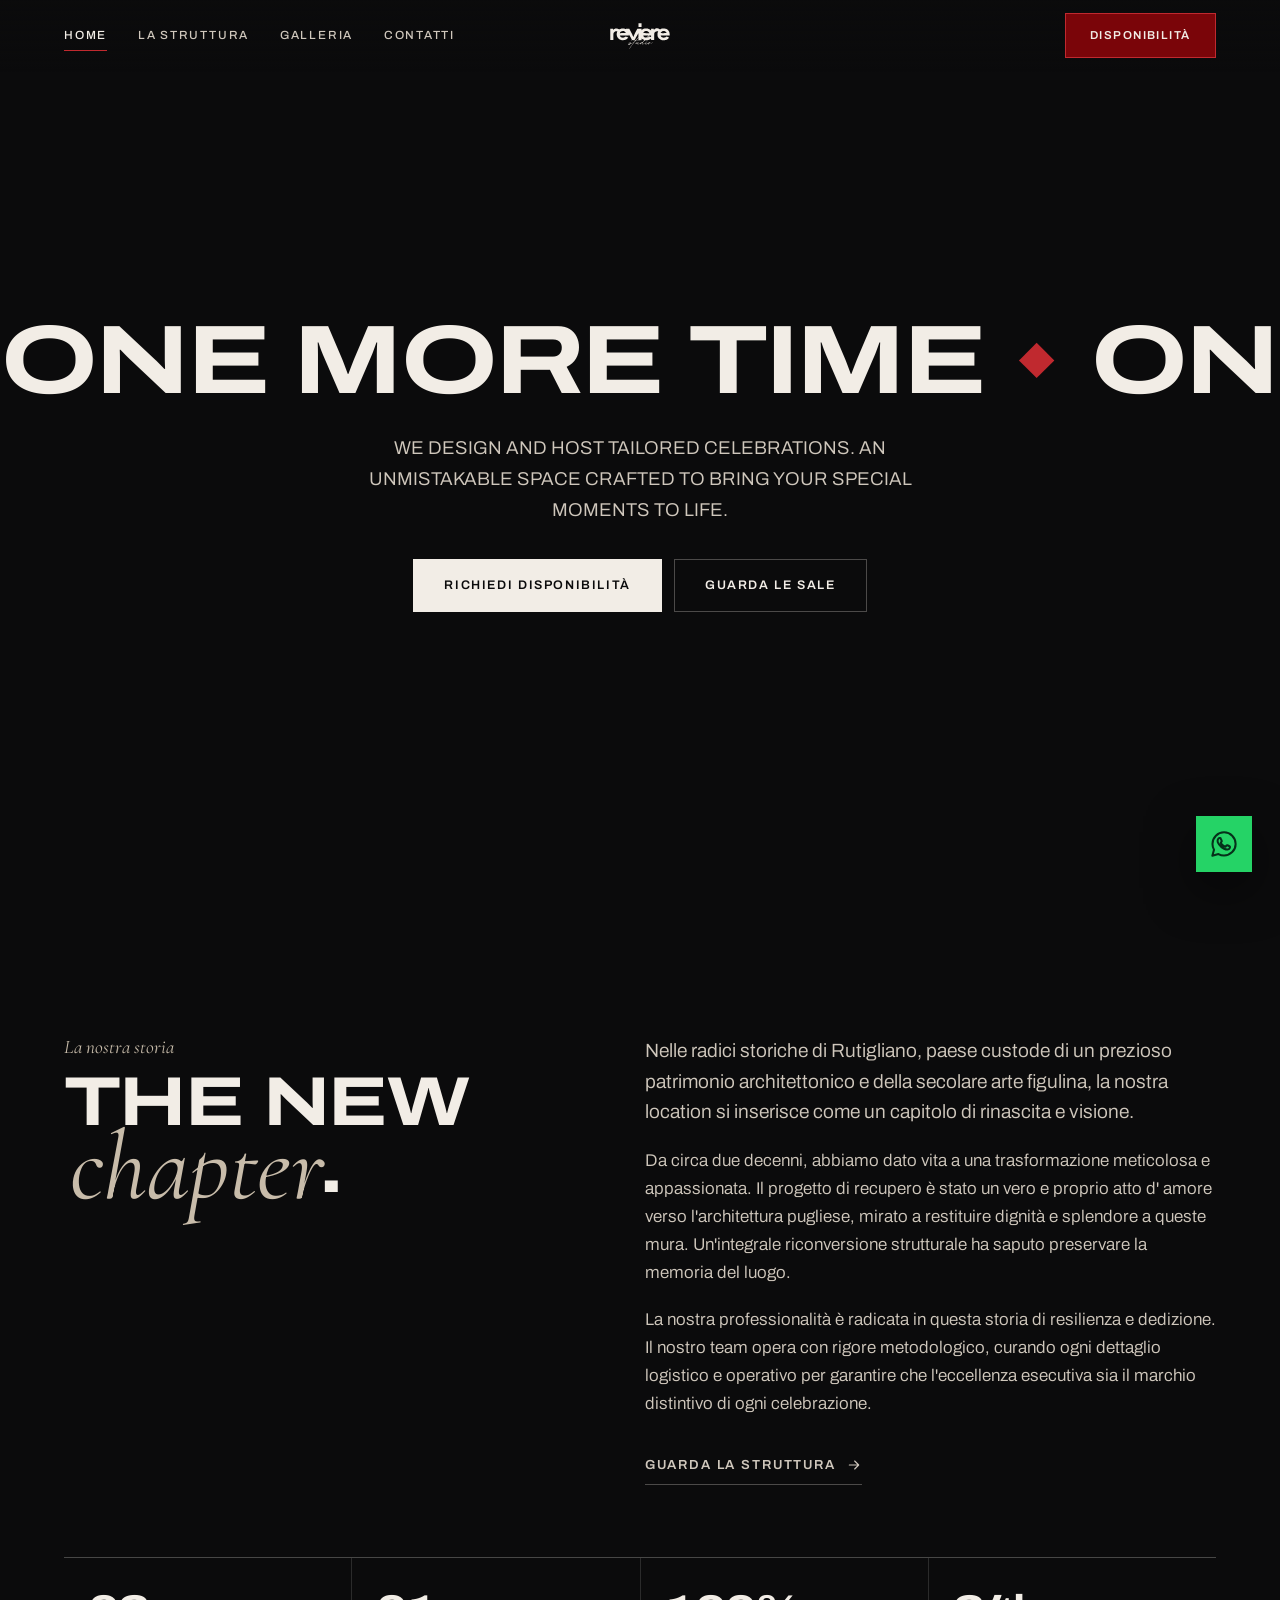
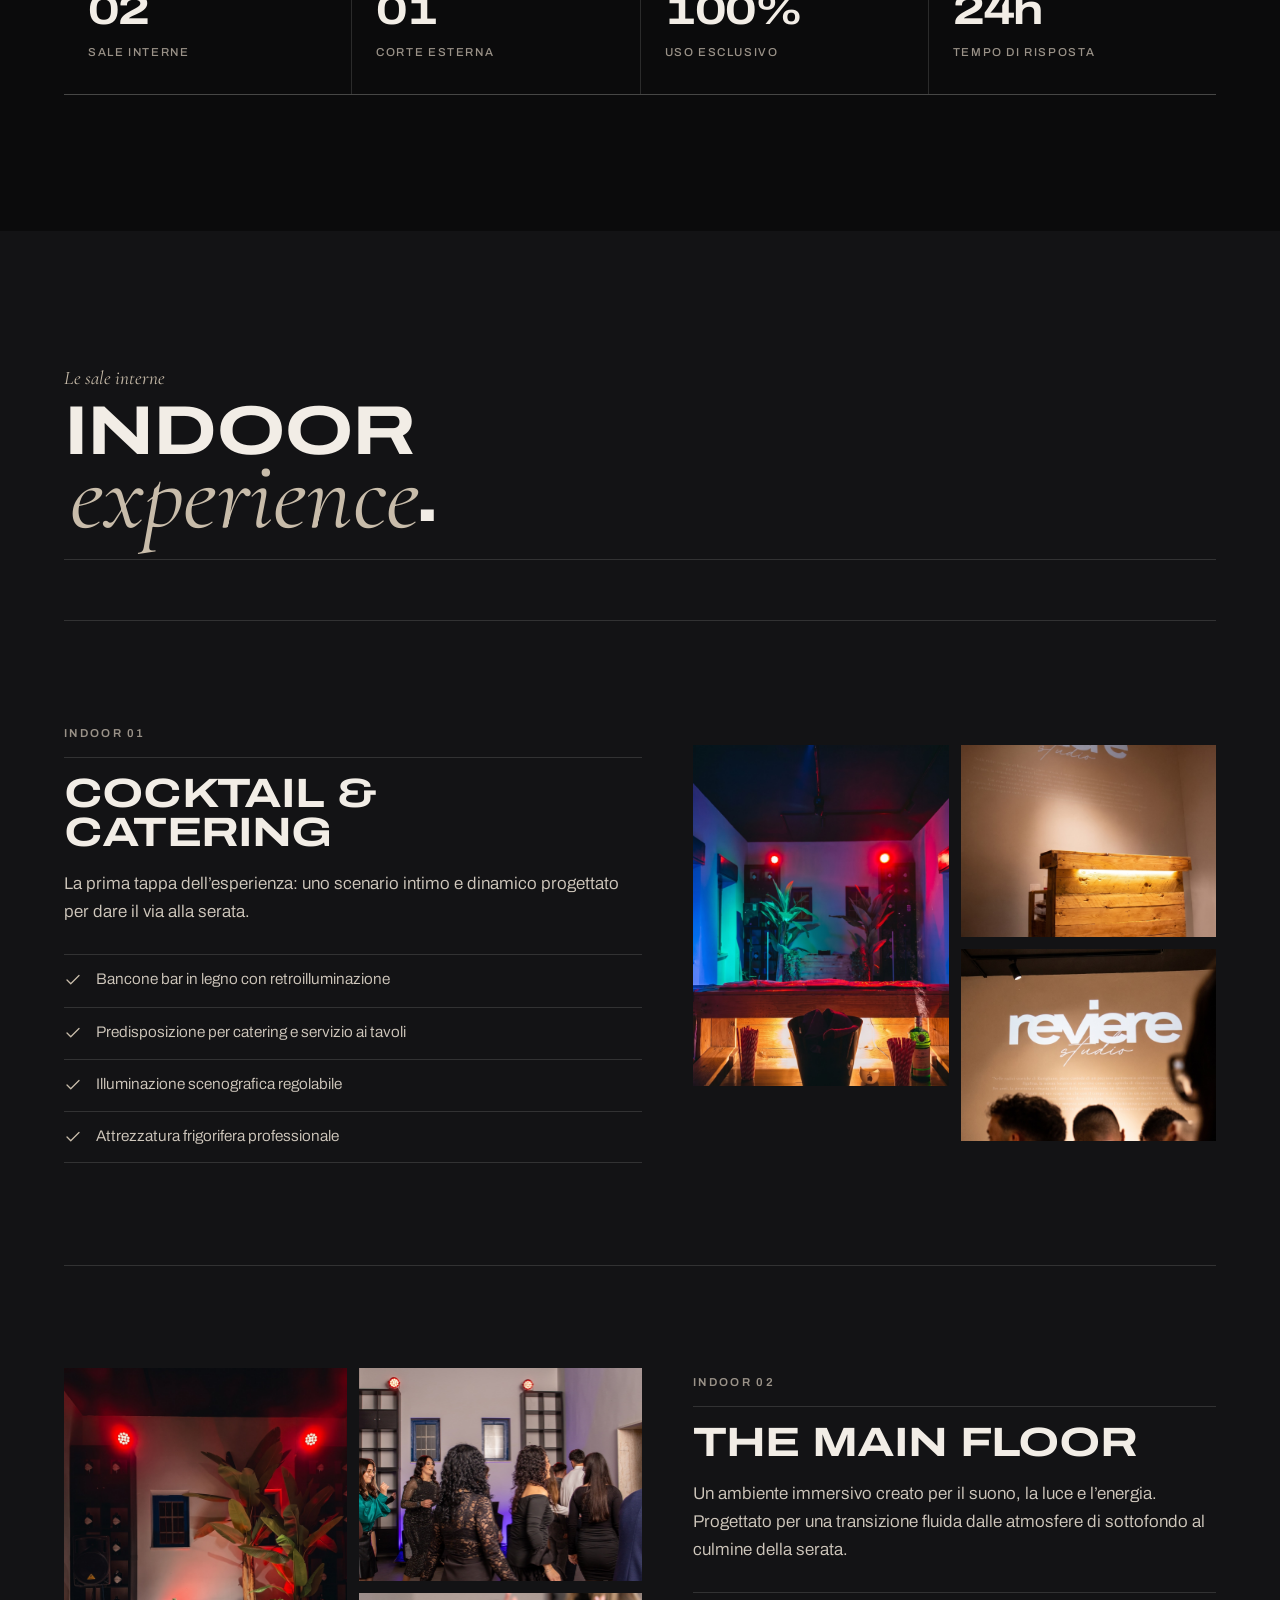
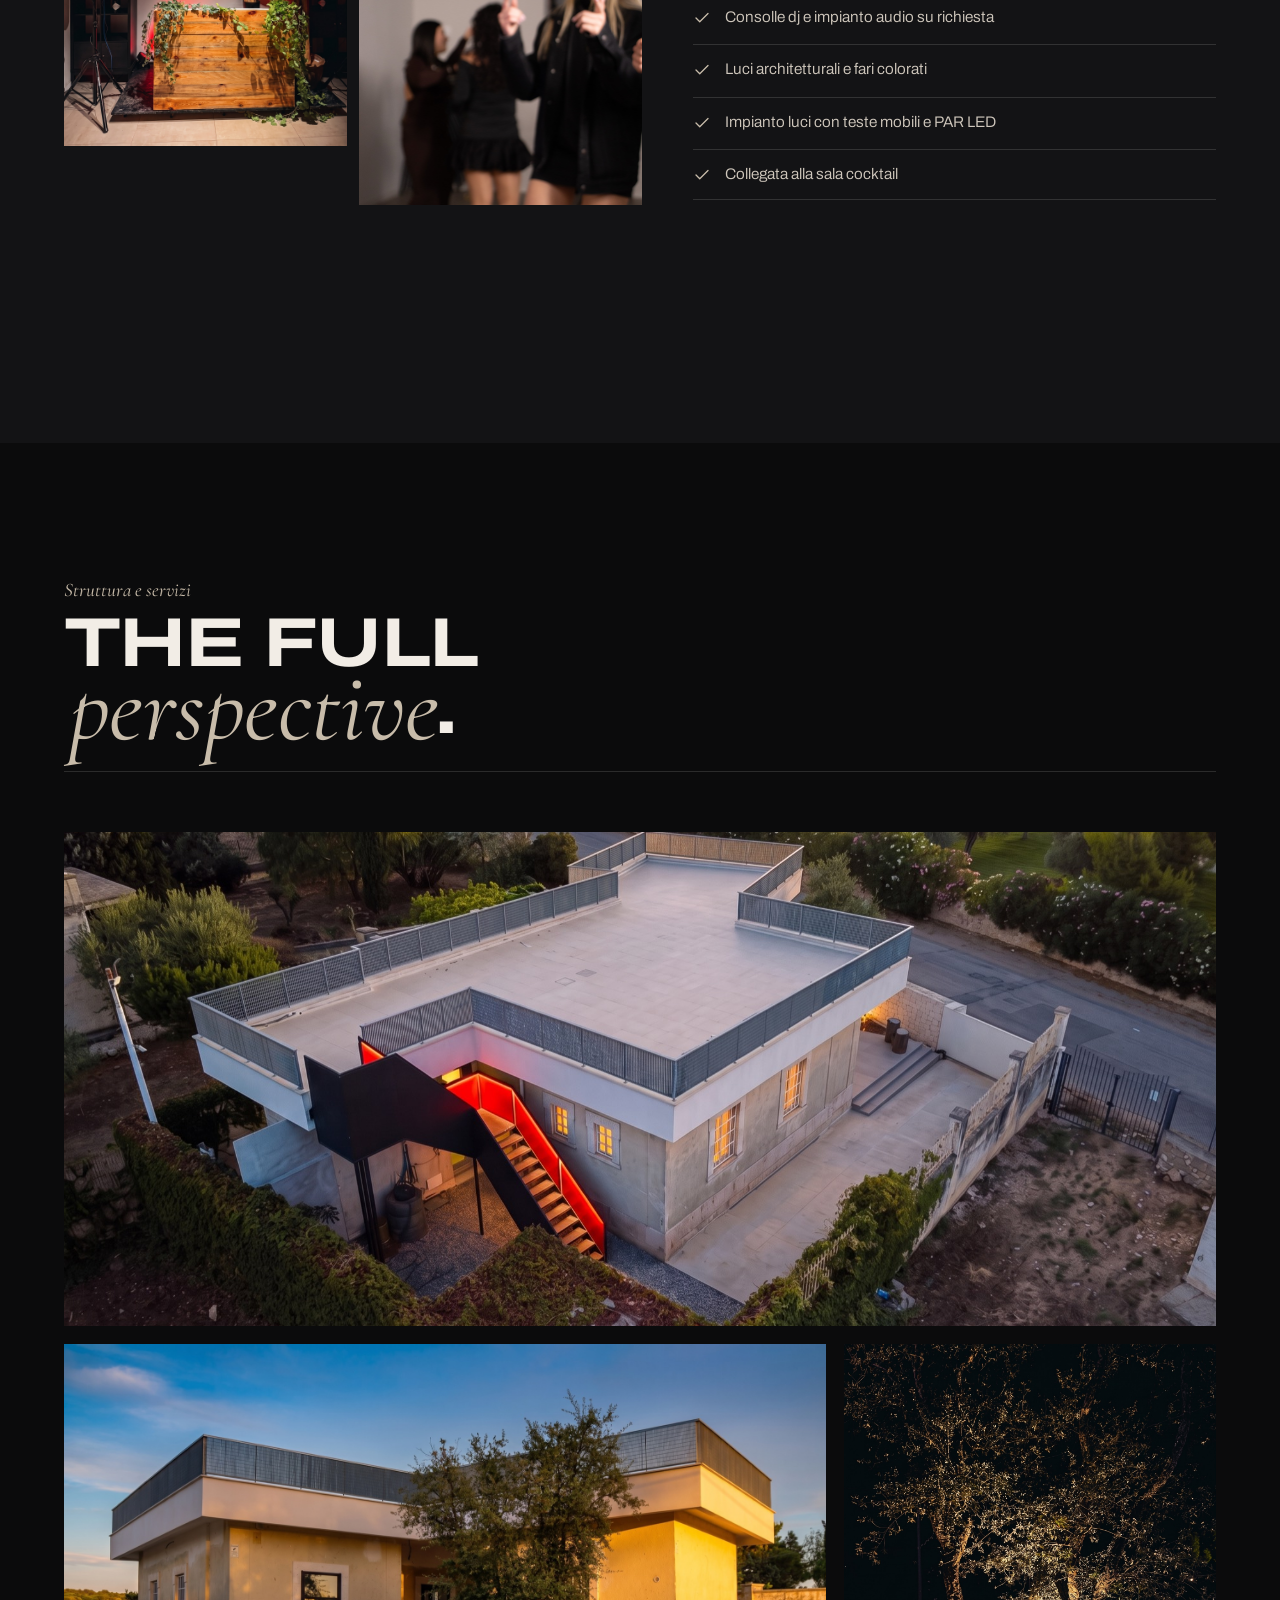
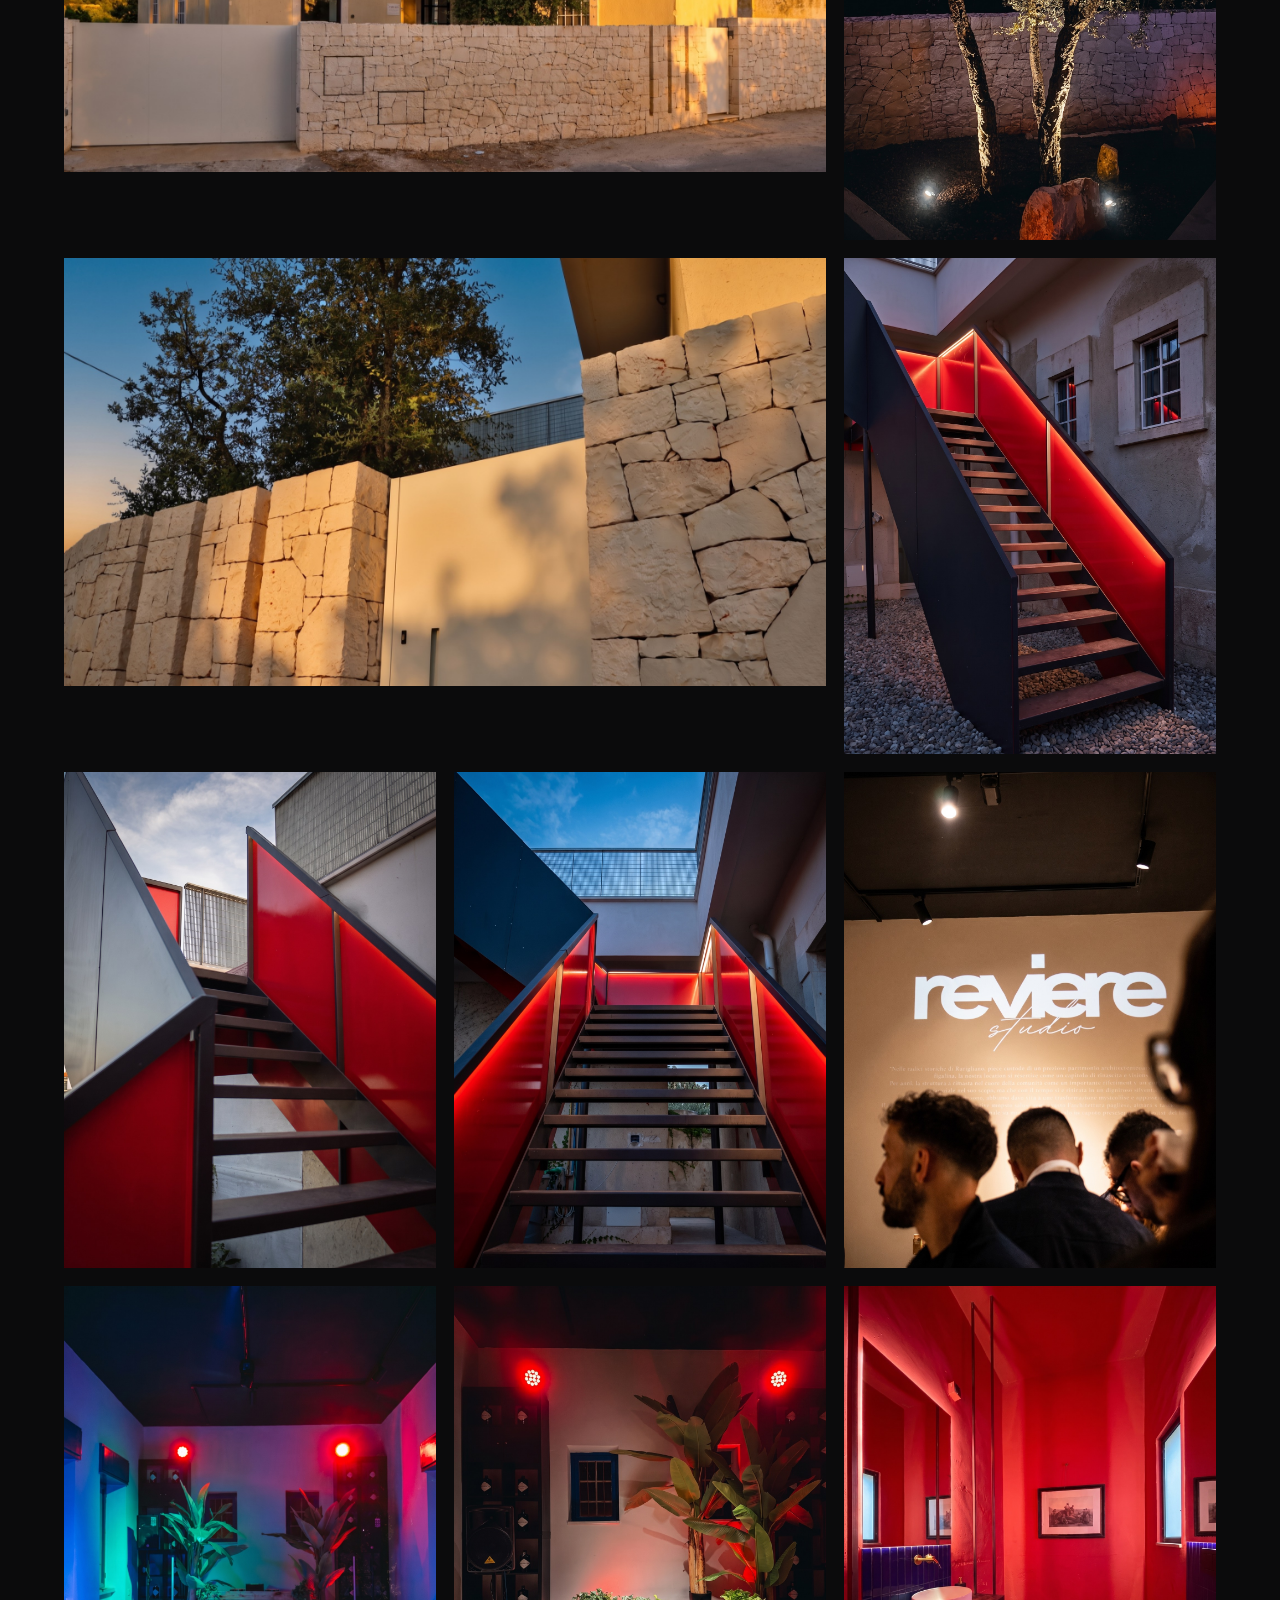
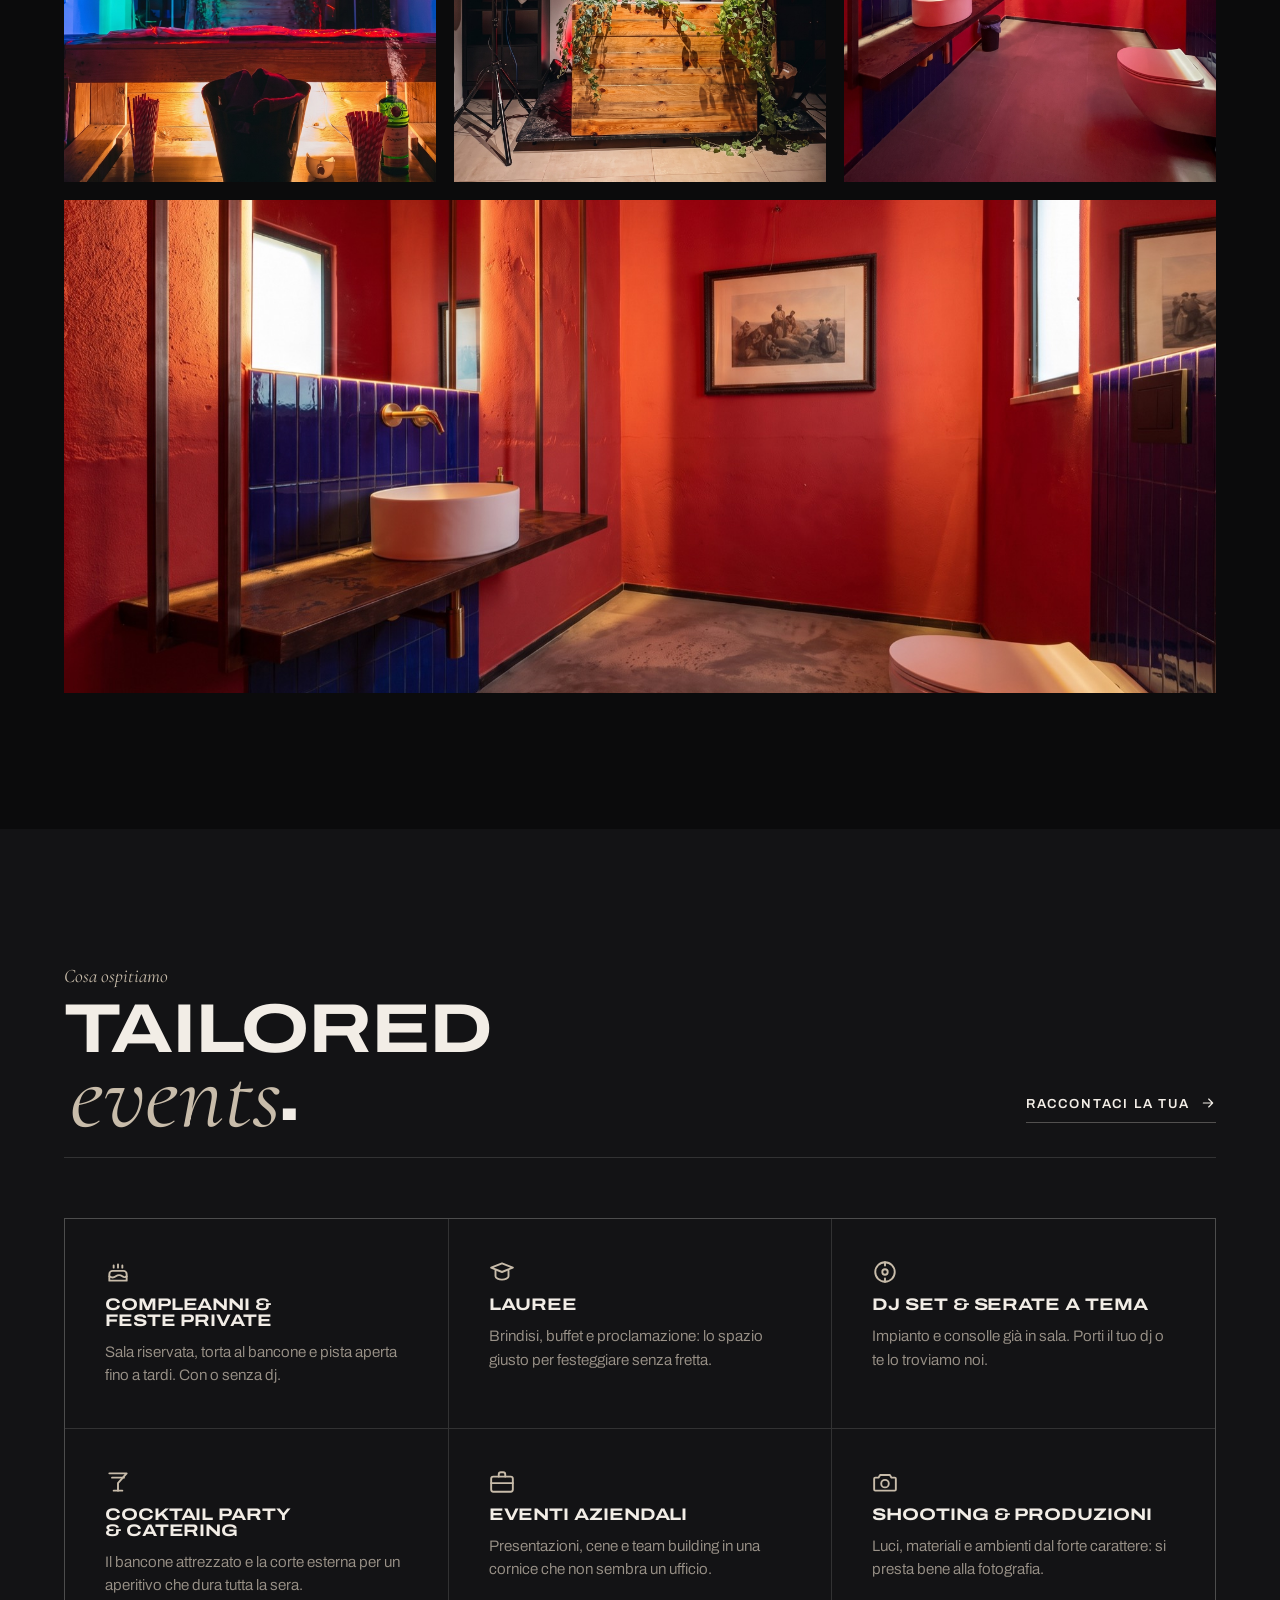
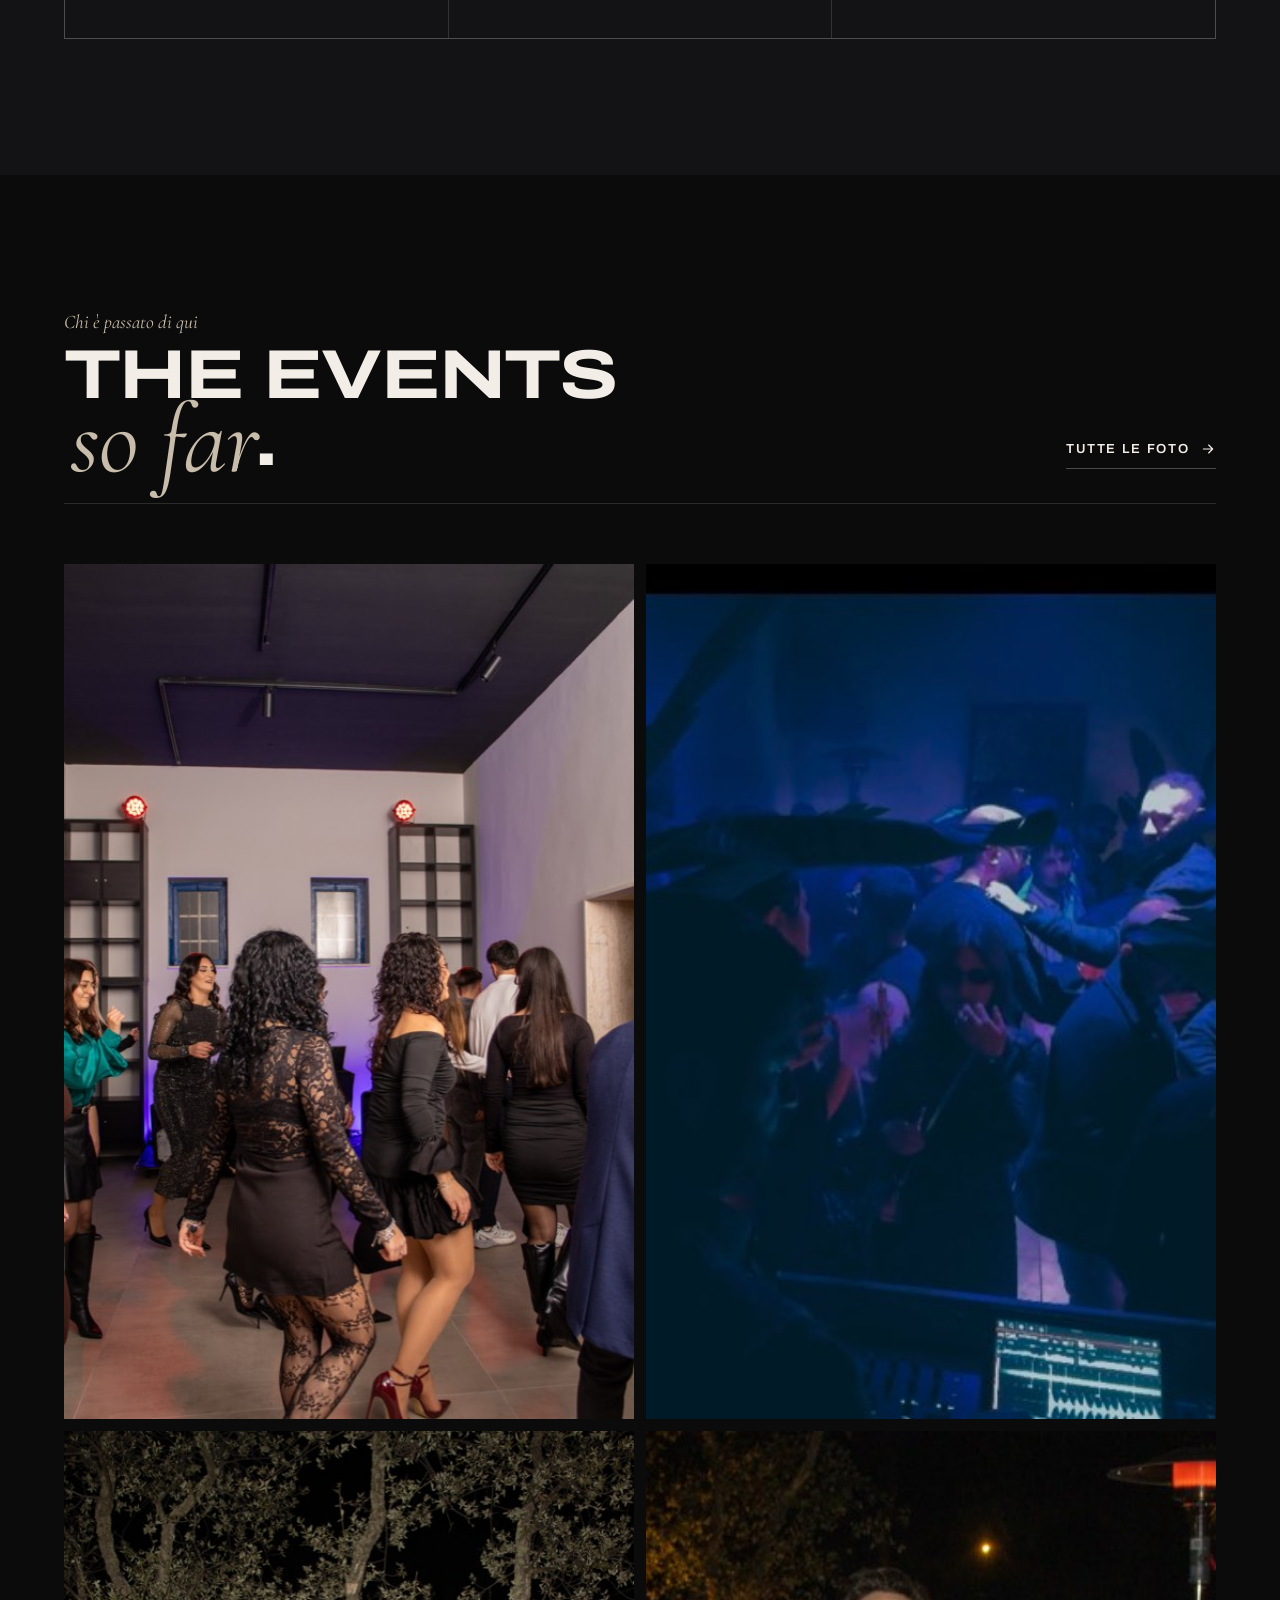
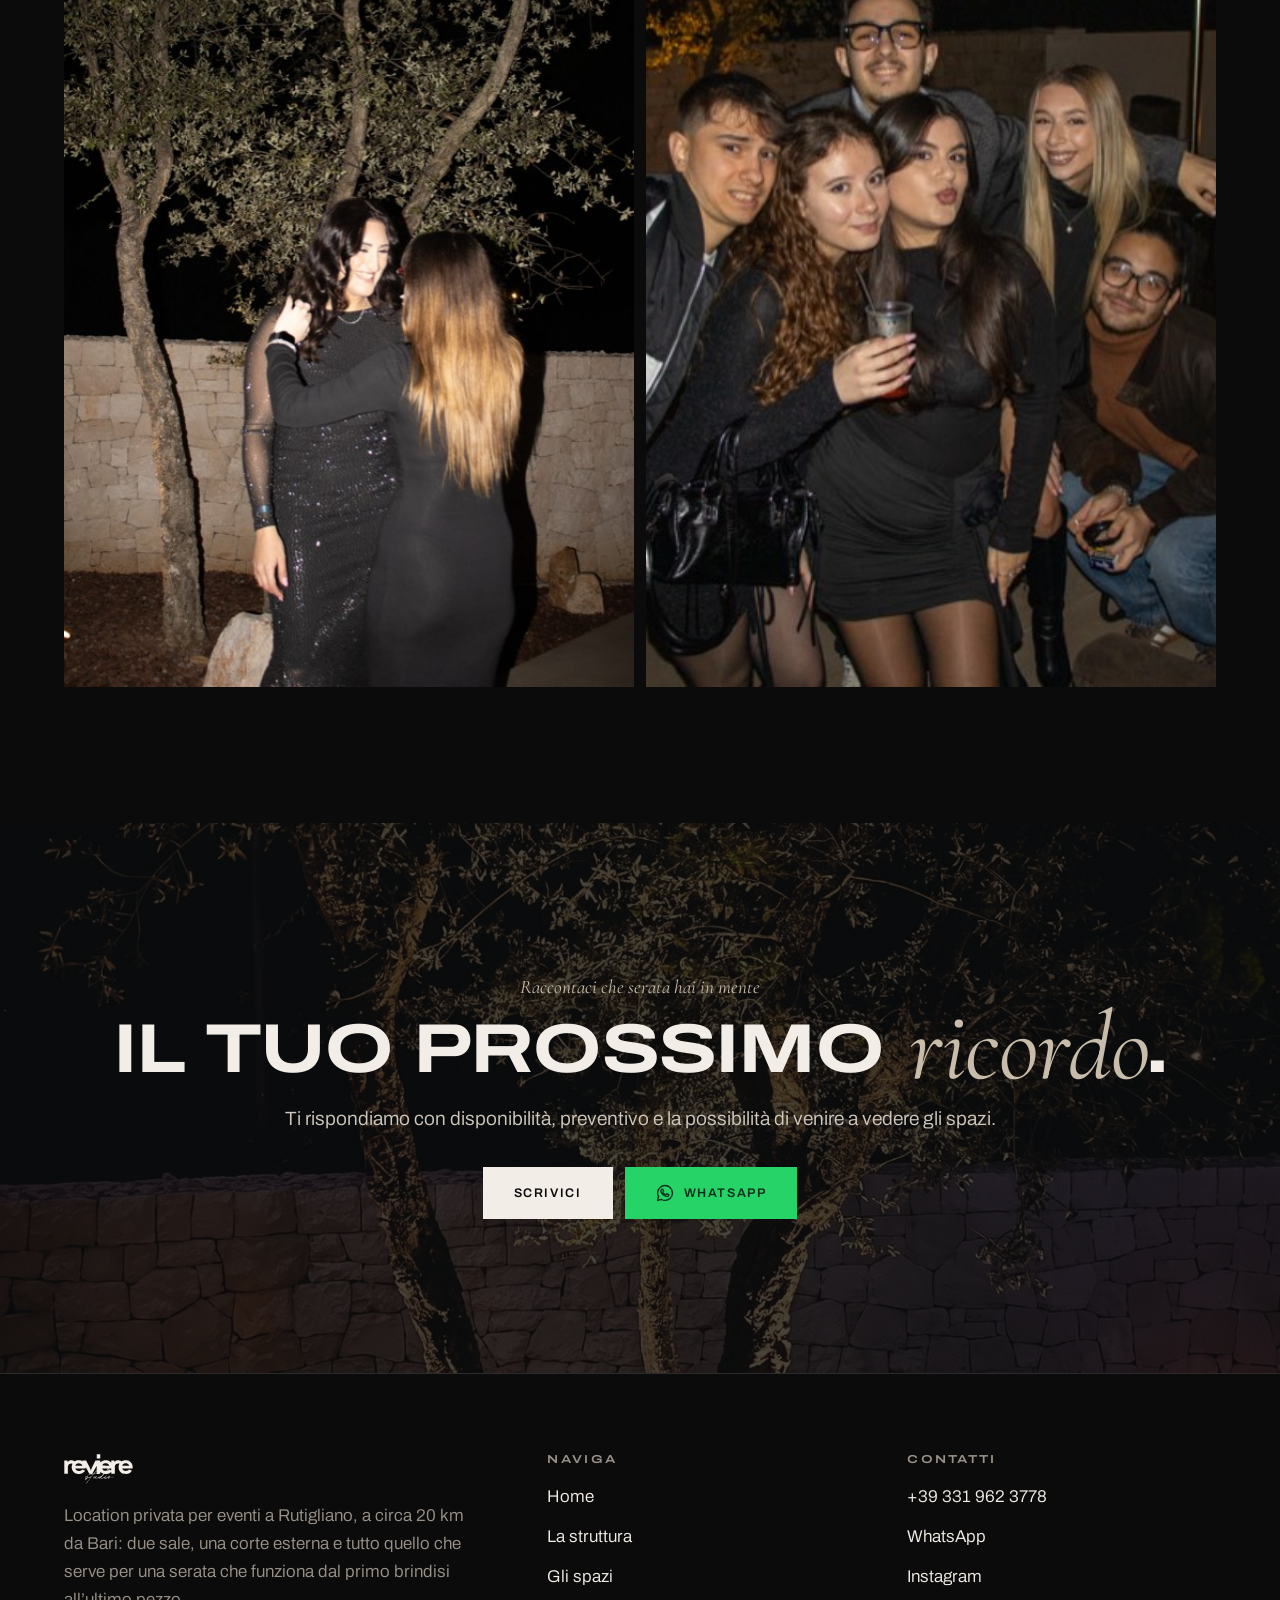
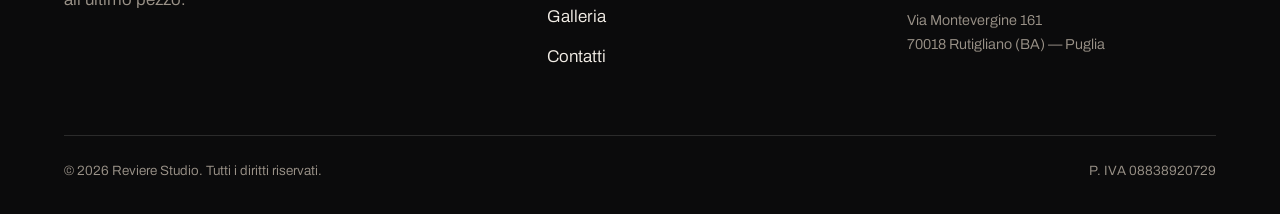
<file: index.html>
<!DOCTYPE html>
<html lang="it">
<head>
  <meta charset="utf-8">
  <meta name="viewport" content="width=device-width, initial-scale=1">
  <title>Location per eventi a Rutigliano (Bari) | Reviere Studio</title>
  <meta name="description" content="Location privata a Rutigliano, a circa 20 km da Bari, per compleanni, lauree, feste ed eventi aziendali. Sala cocktail, sala da ballo con dj e corte esterna.">
  <meta name="robots" content="index, follow, max-image-preview:large">
  <meta name="theme-color" content="#0B0B0C">
  <link rel="canonical" href="https://revierestudio.com/">
  <meta property="og:type" content="website">
  <meta property="og:site_name" content="Reviere Studio">
  <meta property="og:locale" content="it_IT">
  <meta property="og:url" content="https://revierestudio.com/">
  <meta property="og:title" content="Location per eventi a Rutigliano (Bari) | Reviere Studio">
  <meta property="og:description" content="Location privata a Rutigliano, a circa 20 km da Bari, per compleanni, lauree, feste ed eventi aziendali. Sala cocktail, sala da ballo con dj e corte esterna.">
  <meta property="og:image" content="https://revierestudio.com/assets/img/og-reviere-studio.jpg">
  <meta property="og:image:width" content="1200">
  <meta property="og:image:height" content="630">
  <meta property="og:image:alt" content="Reviere Studio visto dall'alto: la location per eventi a Rutigliano (Bari)">
  <meta name="twitter:card" content="summary_large_image">
  <meta name="twitter:title" content="Location per eventi a Rutigliano (Bari) | Reviere Studio">
  <meta name="twitter:description" content="Location privata a Rutigliano, a circa 20 km da Bari, per compleanni, lauree, feste ed eventi aziendali. Sala cocktail, sala da ballo con dj e corte esterna.">
  <meta name="twitter:image" content="https://revierestudio.com/assets/img/og-reviere-studio.jpg">
  <link rel="preload" as="image" href="assets/img/hero/foto-drone-1.jpg"
        imagesrcset="assets/img/hero/foto-drone-1-1600.jpg 1600w, assets/img/hero/foto-drone-1.jpg 2400w" imagesizes="100vw"
        media="(min-width: 768px)" fetchpriority="high">
  <link rel="preload" as="image" href="assets/img/hero/foto-drone-1-mobile.jpg"
        imagesrcset="assets/img/hero/foto-drone-1-mobile-820.jpg 820w, assets/img/hero/foto-drone-1-mobile.jpg 1220w" imagesizes="100vw"
        media="(max-width: 767px)" fetchpriority="high">


  <link rel="icon" href="/favicon.ico" sizes="48x48">
  <link rel="icon" href="/assets/brand/favicon.svg" type="image/svg+xml">
  <link rel="icon" href="/assets/brand/favicon-96.png" type="image/png" sizes="96x96">
  <link rel="icon" href="/assets/brand/icon-192.png" type="image/png" sizes="192x192">
  <link rel="apple-touch-icon" href="/assets/brand/icon-180.png">

  <link rel="preconnect" href="https://fonts.googleapis.com">
  <link rel="preconnect" href="https://fonts.gstatic.com" crossorigin>
  <link rel="stylesheet" href="https://fonts.googleapis.com/css2?family=Archivo:wdth,wght@62..125,300..800&family=Cormorant+Garamond:ital,wght@1,400;1,500;1,600&display=swap">
  <link rel="stylesheet" href="assets/css/style.css?v=20">

  <script type="application/ld+json">
  {
    "@context": "https://schema.org",
    "@graph": [
      {
        "@type": [
          "LocalBusiness",
          "EventVenue"
        ],
        "@id": "https://revierestudio.com/#business",
        "name": "Reviere Studio",
        "alternateName": "Revière Studio",
        "description": "Location privata per eventi a Rutigliano, in provincia di Bari: sala cocktail e catering, sala da ballo con consolle dj e corte esterna tra gli ulivi. Compleanni, lauree, feste private ed eventi aziendali.",
        "url": "https://revierestudio.com/",
        "logo": "https://revierestudio.com/assets/brand/icon-512.png",
        "image": [
          "https://revierestudio.com/assets/img/og-reviere-studio.jpg",
          "https://revierestudio.com/assets/img/hero/foto-drone-1.jpg"
        ],
        "telephone": "+393319623778",
        "address": {
          "@type": "PostalAddress",
          "streetAddress": "Via Montevergine 161",
          "addressLocality": "Rutigliano",
          "addressRegion": "BA",
          "postalCode": "70018",
          "addressCountry": "IT"
        },
        "geo": {
          "@type": "GeoCoordinates",
          "latitude": 41.0021787,
          "longitude": 16.9991612
        },
        "hasMap": "https://maps.google.com/?cid=9562823861597996504",
        "sameAs": [
          "https://maps.google.com/?cid=9562823861597996504"
        ],
        "areaServed": [
          {
            "@type": "City",
            "name": "Rutigliano"
          },
          {
            "@type": "City",
            "name": "Bari"
          },
          {
            "@type": "AdministrativeArea",
            "name": "Città metropolitana di Bari"
          }
        ],
        "amenityFeature": [
          {
            "@type": "LocationFeatureSpecification",
            "name": "Sala cocktail e catering con bancone bar",
            "value": true
          },
          {
            "@type": "LocationFeatureSpecification",
            "name": "Sala da ballo con consolle dj e impianto audio",
            "value": true
          },
          {
            "@type": "LocationFeatureSpecification",
            "name": "Corte esterna",
            "value": true
          }
        ]
      },
      {
        "@type": "WebSite",
        "@id": "https://revierestudio.com/#website",
        "url": "https://revierestudio.com/",
        "name": "Reviere Studio",
        "alternateName": "Revière Studio",
        "inLanguage": "it-IT",
        "publisher": {
          "@id": "https://revierestudio.com/#business"
        }
      },
      {
        "@type": "WebPage",
        "@id": "https://revierestudio.com/#webpage",
        "url": "https://revierestudio.com/",
        "name": "Location per eventi a Rutigliano (Bari) | Reviere Studio",
        "description": "Location privata a Rutigliano, a circa 20 km da Bari, per compleanni, lauree, feste ed eventi aziendali. Sala cocktail, sala da ballo con dj e corte esterna.",
        "inLanguage": "it-IT",
        "isPartOf": {
          "@id": "https://revierestudio.com/#website"
        },
        "about": {
          "@id": "https://revierestudio.com/#business"
        },
        "primaryImageOfPage": {
          "@type": "ImageObject",
          "url": "https://revierestudio.com/assets/img/hero/foto-drone-1.jpg",
          "width": 2400,
          "height": 1339
        }
      }
    ]
  }
  </script>
</head>
<body>
  <a class="skip-link" href="#main">Vai al contenuto principale</a>
  <header class="nav" data-nav>
    <div class="nav__inner">
      <nav aria-label="Navigazione principale">
        <ul class="nav__links">
          <li><a class="nav__link" href="/" aria-current="page">Home</a></li>
          <li><a class="nav__link" href="/#struttura">La struttura</a></li>
          <li><a class="nav__link" href="galleria.html">Galleria</a></li>
          <li><a class="nav__link" href="contatti.html">Contatti</a></li>
        </ul>
      </nav>

      <a class="nav__logo" href="/" aria-label="Reviere Studio — torna alla home">
        <img src="assets/brand/logo-wordmark.svg" alt="Reviere Studio" width="104" height="45">
      </a>

      <a class="btn btn--primary nav__cta" href="contatti.html">Disponibilit&agrave;</a>

      <button class="nav__toggle" type="button" data-nav-toggle
              aria-expanded="false" aria-controls="nav-drawer" aria-label="Apri il menu">
        <span></span>
      </button>
    </div>
  </header>

  <div class="nav__drawer" id="nav-drawer" data-nav-drawer aria-hidden="true">
    <nav aria-label="Navigazione mobile">
      <ul>
        <li><a class="" href="/" aria-current="page">Home</a></li>
          <li><a class="" href="/#struttura">La struttura</a></li>
          <li><a class="" href="galleria.html">Galleria</a></li>
          <li><a class="" href="contatti.html">Contatti</a></li>
      </ul>
    </nav>
    <div class="nav__drawer-foot">
      <a class="btn btn--primary" href="contatti.html">Richiedi disponibilit&agrave;</a>
      <a class="btn btn--wa" href="https://wa.me/393319623778?text=Ciao%20Reviere%20Studio%2C%20vorrei%20informazioni%20per%20un%20evento." target="_blank" rel="noopener">
        <svg class="btn__icon" viewBox="0 0 24 24" fill="none" stroke="currentColor" stroke-width="1.75" stroke-linecap="round" stroke-linejoin="round" aria-hidden="true" ><path d="M12.04 2C6.58 2 2.13 6.45 2.13 11.91c0 1.75.46 3.45 1.32 4.95L2 22l5.25-1.38a9.9 9.9 0 0 0 4.79 1.22h.01c5.46 0 9.91-4.45 9.91-9.91S17.5 2 12.04 2z" fill="none"/><path d="M9.2 7.3c-.2-.45-.4-.46-.6-.47h-.5c-.17 0-.46.07-.7.32-.24.25-.92.9-.92 2.18s.94 2.53 1.07 2.71c.13.17 1.82 2.92 4.49 3.98 2.22.87 2.67.7 3.15.66.48-.05 1.55-.63 1.77-1.24.22-.61.22-1.13.15-1.24-.06-.11-.24-.17-.5-.3-.26-.13-1.55-.76-1.79-.85-.24-.09-.41-.13-.59.13-.17.25-.67.85-.82 1.02-.15.18-.3.2-.56.07-.26-.13-1.11-.41-2.11-1.3-.78-.7-1.31-1.55-1.46-1.81-.15-.26-.02-.4.11-.53.12-.12.26-.3.39-.46.13-.15.17-.26.26-.44.09-.17.04-.33-.02-.46-.07-.13-.58-1.42-.8-1.94z"/></svg> Scrivici su WhatsApp
      </a>
    </div>
  </div>
  <main id="main">
    <section class="hero">
      <div class="hero__media">
        <picture>
          <!-- Sui telefoni la foto orizzontale mostrerebbe solo una fetta
               centrale: si usa un ritaglio verticale sulla struttura. -->
          <source media="(max-width: 767px)"
                  srcset="assets/img/hero/foto-drone-1-mobile-820.jpg 820w, assets/img/hero/foto-drone-1-mobile.jpg 1220w"
                  sizes="100vw"
                  width="1220" height="1500">
          <img src="assets/img/hero/foto-drone-1.jpg"
               srcset="assets/img/hero/foto-drone-1-1600.jpg 1600w, assets/img/hero/foto-drone-1.jpg 2400w"
               sizes="100vw"
               alt="Reviere Studio visto dall'alto: il tetto piano, la scala esterna rossa e la corte recintata tra gli ulivi"
               width="2400" height="1339" fetchpriority="high" decoding="async">
        </picture>
      </div>
      <div class="hero__scrim"></div>

      <div class="hero__body">

      <h1 class="visually-hidden">Reviere Studio, location per eventi privati a Rutigliano (Bari)</h1>
      <div class="hero__title marquee" aria-hidden="true" data-nosnippet>
      <!-- La sequenza e' ripetuta due volte identiche: la pista scorre di -50%
           e riparte esattamente dov'era, senza salto. Tutto e' aria-hidden,
           il titolo vero della pagina e' l'H1 nascosto qui sopra. -->
      <span class="marquee__track" aria-hidden="true">
        <span class="marquee__seq">
          <span class="marquee__item">One more time</span>
          <span class="marquee__sep"></span>
          <span class="marquee__item">One more time</span>
          <span class="marquee__sep"></span>
          <span class="marquee__item">One more time</span>
          <span class="marquee__sep"></span>
        </span>
        <span class="marquee__seq">
          <span class="marquee__item">One more time</span>
          <span class="marquee__sep"></span>
          <span class="marquee__item">One more time</span>
          <span class="marquee__sep"></span>
          <span class="marquee__item">One more time</span>
          <span class="marquee__sep"></span>
        </span>
      </span>
    </div>

        <p class="hero__sub">
         WE DESIGN AND HOST TAILORED CELEBRATIONS. AN UNMISTAKABLE SPACE CRAFTED TO BRING YOUR SPECIAL MOMENTS TO LIFE.
        </p>

        <div class="hero__actions">
          <a class="btn btn--light" href="contatti.html">Richiedi disponibilit&agrave;</a>
          <a class="btn btn--ghost" href="#spazi">Guarda le sale</a>
        </div>
      </div>
    </section>

    <section class="section" id="chi-siamo">
      <div class="wrap">
        <div class="intro-grid">
          <div class="reveal">
            <p class="eyebrow">La nostra storia</p>
            <h2 class="display-lg" style="margin-top:12px">THE NEW<br><span class="script">chapter</span>.</h2>
          </div>

          <div class="prose reveal" style="--delay:120ms">
            <p class="lead">
              Nelle radici storiche di Rutigliano, paese custode di un prezioso patrimonio
              architettonico e della secolare arte figulina, la nostra location si inserisce come un capitolo
              di rinascita e visione.

            </p>
            <p>
              Da circa due decenni, abbiamo dato vita a una trasformazione meticolosa e
              appassionata.
              Il progetto di recupero &egrave; stato un vero e proprio atto d&apos; amore verso l'architettura pugliese,
              mirato a restituire dignit&agrave; e splendore a queste mura. Un&apos;integrale riconversione
              strutturale ha saputo preservare la memoria del luogo.

            </p>
            <p>
              La nostra professionalit&agrave; &egrave; radicata in questa storia di resilienza e dedizione.
              Il nostro team opera con rigore metodologico, curando ogni dettaglio logistico e operativo
              per garantire che l'eccellenza esecutiva sia il marchio distintivo di ogni celebrazione.
            </p>
            <p style="margin-top:28px">
              <a class="link-underline" href="#struttura">Guarda la struttura <svg class="" viewBox="0 0 24 24" fill="none" stroke="currentColor" stroke-width="1.75" stroke-linecap="round" stroke-linejoin="round" aria-hidden="true" ><path d="M5 12h14M13 6l6 6-6 6"/></svg></a>
            </p>
          </div>
        </div>

        <div class="stat-row reveal">
          <div class="stat">
            <div class="stat__num">02</div>
            <div class="stat__label">Sale interne</div>
          </div>
          <div class="stat">
            <div class="stat__num">01</div>
            <div class="stat__label">Corte esterna</div>
          </div>
          <div class="stat">
            <div class="stat__num">100%</div>
            <div class="stat__label">Uso esclusivo</div>
          </div>
          <div class="stat">
            <div class="stat__num">24h</div>
            <div class="stat__label">Tempo di risposta</div>
          </div>
        </div>
      </div>
    </section>

    <section class="section section--alt" id="spazi">
      <div class="wrap">
        <div class="section-head reveal">
          <div class="section-head__text">
            <p class="eyebrow">Le sale interne</p>
            <h2 class="display-lg">Indoor<br> <span class="script">experience</span>.</h2>
          </div>
        </div>

        <article class="room room--reverse reveal">
          <div class="room__grid">
            <div class="room__media">
          <figure class="is-tall"><img src="assets/img/studio/foto-bancone-2.jpg" alt="Il bancone bar illuminato da luci rosse e blu, con piante e casse ai lati" width="1344" height="1800" loading="lazy" decoding="async"></figure>
          <figure class="is-wide"><img src="assets/img/gallery/foto-bancone.jpg" alt="Bancone in legno massello con luce calda sotto il piano e il logo Reviere Studio proiettato sulla parete" width="1269" height="1700" loading="lazy" decoding="async"></figure>
          <figure class="is-wide"><img src="assets/img/studio/foto-scritta-reviere-studio.jpg" alt="Ospiti davanti alla parete con la scritta luminosa Reviere Studio" width="1344" height="1800" loading="lazy" decoding="async"></figure>
            </div>
            <div>
              <p class="room__index">Indoor 01</p>
              <h3 class="display-md room__title">Cocktail &amp; catering</h3>
              <div class="prose">
                <p>La prima tappa dell&rsquo;esperienza: uno scenario intimo e 
                  dinamico progettato per dare il via alla serata.</p>
              </div>
              <ul class="feature-list">
            <li><svg class="" viewBox="0 0 24 24" fill="none" stroke="currentColor" stroke-width="1.75" stroke-linecap="round" stroke-linejoin="round" aria-hidden="true" ><path d="M20 6L9 17l-5-5"/></svg><span>Bancone bar in legno con retroilluminazione</span></li>
            <li><svg class="" viewBox="0 0 24 24" fill="none" stroke="currentColor" stroke-width="1.75" stroke-linecap="round" stroke-linejoin="round" aria-hidden="true" ><path d="M20 6L9 17l-5-5"/></svg><span>Predisposizione per catering e servizio ai tavoli</span></li>
            <li><svg class="" viewBox="0 0 24 24" fill="none" stroke="currentColor" stroke-width="1.75" stroke-linecap="round" stroke-linejoin="round" aria-hidden="true" ><path d="M20 6L9 17l-5-5"/></svg><span>Illuminazione scenografica regolabile</span></li>
            <li><svg class="" viewBox="0 0 24 24" fill="none" stroke="currentColor" stroke-width="1.75" stroke-linecap="round" stroke-linejoin="round" aria-hidden="true" ><path d="M20 6L9 17l-5-5"/></svg><span>Attrezzatura frigorifera professionale</span></li>
              </ul>
            </div>
          </div>
        </article>

        <article class="room reveal">
          <div class="room__grid">
            <div class="room__media">
          <figure class="is-tall"><img src="assets/img/studio/foto-parete-console.jpg" alt="La consolle del dj sotto due fari rossi, affiancata da casse e piante" width="1344" height="1800" loading="lazy" decoding="async"></figure>
          <figure class="is-wide"><img src="assets/img/gallery/img-3007.jpg" alt="Ospiti che ballano nella sala da ballo con luci viola alle pareti" width="1133" height="1700" loading="lazy" decoding="async"></figure>
          <figure class="is-wide"><img src="assets/img/gallery/img-3338.jpg" alt="Primo piano del mixer del dj con la pista sullo sfondo" width="1133" height="1700" loading="lazy" decoding="async"></figure>
            </div>
            <div>
              <p class="room__index">Indoor 02</p>
              <h3 class="display-md room__title">The main floor</h3>
              <div class="prose">
                <p>Un ambiente immersivo creato per il suono, la luce e l&rsquo;energia. Progettato per una transizione fluida dalle atmosfere di sottofondo al culmine della serata.</p>
              </div>
              <ul class="feature-list">
            <li><svg class="" viewBox="0 0 24 24" fill="none" stroke="currentColor" stroke-width="1.75" stroke-linecap="round" stroke-linejoin="round" aria-hidden="true" ><path d="M20 6L9 17l-5-5"/></svg><span>Consolle dj e impianto audio su richiesta</span></li>
            <li><svg class="" viewBox="0 0 24 24" fill="none" stroke="currentColor" stroke-width="1.75" stroke-linecap="round" stroke-linejoin="round" aria-hidden="true" ><path d="M20 6L9 17l-5-5"/></svg><span>Luci architetturali e fari colorati</span></li>
            <li><svg class="" viewBox="0 0 24 24" fill="none" stroke="currentColor" stroke-width="1.75" stroke-linecap="round" stroke-linejoin="round" aria-hidden="true" ><path d="M20 6L9 17l-5-5"/></svg><span>Impianto luci con teste mobili e PAR LED</span></li>
            <li><svg class="" viewBox="0 0 24 24" fill="none" stroke="currentColor" stroke-width="1.75" stroke-linecap="round" stroke-linejoin="round" aria-hidden="true" ><path d="M20 6L9 17l-5-5"/></svg><span>Collegata alla sala cocktail</span></li>
              </ul>
            </div>
          </div>
        </article>
      </div>
    </section>

    <section class="section" id="struttura">
      <div class="wrap">
        <div class="section-head reveal">
          <div class="section-head__text">
            <p class="eyebrow">Struttura e servizi</p>
            <h2 class="display-lg">The full<br> <span class="script">perspective</span>.</h2>
          </div>
        </div>

        <div class="bento reveal">
          <figure class="span-hero">
            <img src="assets/img/studio/foto-drone-1.jpg" alt="La struttura vista dal drone: tetto piano, scala esterna rossa e corte recintata" width="1800" height="1004" loading="lazy" decoding="async">
          </figure>
          <figure class="span-wide">
            <img src="assets/img/studio/foto-panoramica-esterna.jpg" alt="Panoramica della villa al tramonto con il muro in pietra e l&rsquo;ulivo sul tetto" width="1800" height="1004" loading="lazy" decoding="async">
          </figure>
          <figure class="">
            <img src="assets/img/studio/foto-albero.jpg" alt="Due ulivi illuminati dal basso davanti al muro in pietra, di notte" width="1344" height="1800" loading="lazy" decoding="async">
          </figure>
          <figure class="span-wide">
            <img src="assets/img/studio/foto-ingresso-orizzontale.jpg" alt="Il muro in pietra dell&rsquo;ingresso con l&rsquo;albero alle spalle al tramonto" width="1800" height="1004" loading="lazy" decoding="async">
          </figure>
          <figure class="">
            <img src="assets/img/studio/foto-scala-1.jpg" alt="Scala esterna in legno e ferro con parete retroilluminata di rosso" width="1344" height="1800" loading="lazy" decoding="async">
          </figure>
          <figure class="">
            <img src="assets/img/studio/foto-scala-2.jpg" alt="La scala esterna vista dal basso con la luce rossa che ne segue il profilo" width="1344" height="1800" loading="lazy" decoding="async">
          </figure>
          <figure class="">
            <img src="assets/img/studio/foto-scala-3.jpg" alt="Dettaglio dei gradini in legno della scala esterna" width="1344" height="1800" loading="lazy" decoding="async">
          </figure>
          <figure class="">
            <img src="assets/img/studio/foto-scritta-reviere-studio.jpg" alt="La parete interna con la scritta luminosa Reviere Studio e ospiti in primo piano" width="1344" height="1800" loading="lazy" decoding="async">
          </figure>
          <figure class="">
            <img src="assets/img/studio/foto-bancone-2.jpg" alt="Il bancone della sala cocktail con luci rosse e blu" width="1344" height="1800" loading="lazy" decoding="async">
          </figure>
          <figure class="">
            <img src="assets/img/studio/foto-parete-console.jpg" alt="La consolle del dj con i fari rossi e le piante ai lati" width="1344" height="1800" loading="lazy" decoding="async">
          </figure>
          <figure class="">
            <img src="assets/img/studio/foto-bagno.jpg" alt="Bagno interno con pareti rosse, piastrelle blu e lavabo tondo" width="1344" height="1800" loading="lazy" decoding="async">
          </figure>
          <figure class="span-hero">
            <img src="assets/img/studio/foto-bagno-orizzontale.jpg" alt="Vista orizzontale del bagno rosso con specchio e stampe alle pareti" width="1800" height="1004" loading="lazy" decoding="async">
          </figure>
        </div>
      </div>
    </section>

    <section class="section section--alt" id="eventi">
      <div class="wrap">
        <div class="section-head reveal">
          <div class="section-head__text">
            <p class="eyebrow">Cosa ospitiamo</p>
            <h2 class="display-lg">Tailored <br><span class="script">events</span>.</br></h2>
          </div>
          <div class="section-head__aside">
            <a class="link-underline" href="contatti.html">Raccontaci la tua <svg class="" viewBox="0 0 24 24" fill="none" stroke="currentColor" stroke-width="1.75" stroke-linecap="round" stroke-linejoin="round" aria-hidden="true" ><path d="M5 12h14M13 6l6 6-6 6"/></svg></a>
          </div>
        </div>
        <div class="events reveal">
          <article class="event-card">
            <svg class="event-card__icon" viewBox="0 0 24 24" fill="none" stroke="currentColor" stroke-width="1.75" stroke-linecap="round" stroke-linejoin="round" aria-hidden="true" ><path d="M4 20h16v-6a3 3 0 0 0-3-3H7a3 3 0 0 0-3 3z"/><path d="M12 8V5M8 8V6M16 8V6"/><path d="M4 16c2 1.5 4 1.5 6 0s4-1.5 6 0 2 1 4 0"/></svg>
            <h3>Compleanni &amp; feste private</h3>
            <p>Sala riservata, torta al bancone e pista aperta fino a tardi. Con o senza dj.</p>
          </article>
          <article class="event-card">
            <svg class="event-card__icon" viewBox="0 0 24 24" fill="none" stroke="currentColor" stroke-width="1.75" stroke-linecap="round" stroke-linejoin="round" aria-hidden="true" ><path d="m2 8 10-4 10 4-10 4z"/><path d="M6 10.5V16c0 1.5 3 3 6 3s6-1.5 6-3v-5.5"/></svg>
            <h3>Lauree</h3>
            <p>Brindisi, buffet e proclamazione: lo spazio giusto per festeggiare senza fretta.</p>
          </article>
          <article class="event-card">
            <svg class="event-card__icon" viewBox="0 0 24 24" fill="none" stroke="currentColor" stroke-width="1.75" stroke-linecap="round" stroke-linejoin="round" aria-hidden="true" ><circle cx="12" cy="12" r="9"/><circle cx="12" cy="12" r="2.5"/><path d="M12 3v3M12 18v3"/></svg>
            <h3>Dj set &amp; serate a tema</h3>
            <p>Impianto e consolle gi&agrave; in sala. Porti il tuo dj o te lo troviamo noi.</p>
          </article>
          <article class="event-card">
            <svg class="event-card__icon" viewBox="0 0 24 24" fill="none" stroke="currentColor" stroke-width="1.75" stroke-linecap="round" stroke-linejoin="round" aria-hidden="true" ><path d="M4 4h16l-8 9v7"/><path d="M8 20h8"/><path d="M6.5 8h11"/></svg>
            <h3>Cocktail party &amp; catering</h3>
            <p>Il bancone attrezzato e la corte esterna per un aperitivo che dura tutta la sera.</p>
          </article>
          <article class="event-card">
            <svg class="event-card__icon" viewBox="0 0 24 24" fill="none" stroke="currentColor" stroke-width="1.75" stroke-linecap="round" stroke-linejoin="round" aria-hidden="true" ><rect x="2" y="7" width="20" height="14" rx="2"/><path d="M9 7V5a2 2 0 0 1 2-2h2a2 2 0 0 1 2 2v2"/><path d="M2 13h20"/></svg>
            <h3>Eventi aziendali</h3>
            <p>Presentazioni, cene e team building in una cornice che non sembra un ufficio.</p>
          </article>
          <article class="event-card">
            <svg class="event-card__icon" viewBox="0 0 24 24" fill="none" stroke="currentColor" stroke-width="1.75" stroke-linecap="round" stroke-linejoin="round" aria-hidden="true" ><path d="M3 8h3l1.5-2.5h9L18 8h3a1 1 0 0 1 1 1v10a1 1 0 0 1-1 1H3a1 1 0 0 1-1-1V9a1 1 0 0 1 1-1z"/><circle cx="12" cy="13.5" r="3.5"/></svg>
            <h3>Shooting &amp; produzioni</h3>
            <p>Luci, materiali e ambienti dal forte carattere: si presta bene alla fotografia.</p>
          </article>
        </div>
      </div>
    </section>

    <section class="section" id="galleria-teaser">
      <div class="wrap">
        <div class="section-head reveal">
          <div class="section-head__text">
            <p class="eyebrow">Chi &egrave; passato di qui</p>
            <h2 class="display-lg">The events <br><span class="script">so far</span>.</h2>
          </div>
          <div class="section-head__aside">
            <a class="link-underline" href="galleria.html">Tutte le foto <svg class="" viewBox="0 0 24 24" fill="none" stroke="currentColor" stroke-width="1.75" stroke-linecap="round" stroke-linejoin="round" aria-hidden="true" ><path d="M5 12h14M13 6l6 6-6 6"/></svg></a>
          </div>
        </div>

        <div class="room__media reveal" style="grid-template-columns:repeat(2,1fr)">
          <figure><img src="assets/img/gallery-thumb/img-3007.jpg" alt="Momenti di una serata a Reviere Studio" width="533" height="800" loading="lazy" decoding="async"></figure>
          <figure><img src="assets/img/gallery-thumb/img-8670.jpg" alt="Momenti di una serata a Reviere Studio" width="800" height="516" loading="lazy" decoding="async"></figure>
          <figure><img src="assets/img/gallery-thumb/img-3044.jpg" alt="Momenti di una serata a Reviere Studio" width="533" height="800" loading="lazy" decoding="async"></figure>
          <figure><img src="assets/img/gallery-thumb/img-2946.jpg" alt="Momenti di una serata a Reviere Studio" width="800" height="533" loading="lazy" decoding="async"></figure>
        </div>
      </div>
    </section>
  </main>
  <section class="cta-band">
    <div class="cta-band__bg">
      <img src="assets/img/studio/foto-albero.jpg" alt="" width="1344" height="1800" loading="lazy" decoding="async">
    </div>
    <div class="wrap">
      <p class="eyebrow">Raccontaci che serata hai in mente</p>
      <h2 class="display-lg" style="margin-top:14px">Il tuo prossimo <span class="script">ricordo</span>.</h2>
      <p class="lead" style="margin:22px auto 0;text-align:center">
        Ti rispondiamo con disponibilit&agrave;, preventivo e la possibilit&agrave; di venire a vedere gli spazi.
      </p>
      <div class="btn-row">
        <a class="btn btn--light" href="contatti.html">Scrivici</a>
        <a class="btn btn--wa" href="https://wa.me/393319623778?text=Ciao%20Reviere%20Studio%2C%20vorrei%20informazioni%20per%20un%20evento." target="_blank" rel="noopener"><svg class="btn__icon" viewBox="0 0 24 24" fill="none" stroke="currentColor" stroke-width="1.75" stroke-linecap="round" stroke-linejoin="round" aria-hidden="true" ><path d="M12.04 2C6.58 2 2.13 6.45 2.13 11.91c0 1.75.46 3.45 1.32 4.95L2 22l5.25-1.38a9.9 9.9 0 0 0 4.79 1.22h.01c5.46 0 9.91-4.45 9.91-9.91S17.5 2 12.04 2z" fill="none"/><path d="M9.2 7.3c-.2-.45-.4-.46-.6-.47h-.5c-.17 0-.46.07-.7.32-.24.25-.92.9-.92 2.18s.94 2.53 1.07 2.71c.13.17 1.82 2.92 4.49 3.98 2.22.87 2.67.7 3.15.66.48-.05 1.55-.63 1.77-1.24.22-.61.22-1.13.15-1.24-.06-.11-.24-.17-.5-.3-.26-.13-1.55-.76-1.79-.85-.24-.09-.41-.13-.59.13-.17.25-.67.85-.82 1.02-.15.18-.3.2-.56.07-.26-.13-1.11-.41-2.11-1.3-.78-.7-1.31-1.55-1.46-1.81-.15-.26-.02-.4.11-.53.12-.12.26-.3.39-.46.13-.15.17-.26.26-.44.09-.17.04-.33-.02-.46-.07-.13-.58-1.42-.8-1.94z"/></svg> WhatsApp</a>
      </div>
    </div>
  </section>
  <footer class="footer">
    <div class="wrap">
      <div class="footer__top">
        <div>
          <div class="footer__logo">
            <img src="assets/brand/logo-wordmark.svg" alt="Reviere Studio" width="184" height="80">
          </div>
          <p style="color:var(--muted);max-width:42ch">
            Location privata per eventi a Rutigliano, a circa 20 km da Bari: due sale, una corte esterna e tutto quello che serve
            per una serata che funziona dal primo brindisi all&rsquo;ultimo pezzo.
          </p>
        </div>

        <div>
          <h3>Naviga</h3>
          <ul>
            <li><a href="/">Home</a></li>
            <li><a href="/#struttura">La struttura</a></li>
            <li><a href="/#spazi">Gli spazi</a></li>
            <li><a href="galleria.html">Galleria</a></li>
            <li><a href="contatti.html">Contatti</a></li>
          </ul>
        </div>

        <div>
          <h3>Contatti</h3>
          <ul>
            <li><a href="tel:+393319623778">+39 331 962 3778</a></li>
            <li><a href="https://wa.me/393319623778?text=Ciao%20Reviere%20Studio%2C%20vorrei%20informazioni%20per%20un%20evento." target="_blank" rel="noopener">WhatsApp</a></li>
            <li><a href="https://www.instagram.com/reviere.studio/" target="_blank" rel="noopener">Instagram</a></li>
          </ul>
          <p style="color:var(--muted);margin-top:18px;font-size:.9rem">
            Via Montevergine 161<br>70018 Rutigliano (BA) — Puglia
          </p>
        </div>
      </div>

      <div class="footer__bottom">
        <span>&copy; <span data-year>2026</span> Reviere Studio. Tutti i diritti riservati.</span>
        <span>P. IVA 08838920729</span>
      </div>
    </div>
  </footer>

  <a class="wa-float" href="https://wa.me/393319623778?text=Ciao%20Reviere%20Studio%2C%20vorrei%20informazioni%20per%20un%20evento." target="_blank" rel="noopener" aria-label="Scrivici su WhatsApp">
    <svg class="" viewBox="0 0 24 24" fill="none" stroke="currentColor" stroke-width="1.75" stroke-linecap="round" stroke-linejoin="round" aria-hidden="true" ><path d="M12.04 2C6.58 2 2.13 6.45 2.13 11.91c0 1.75.46 3.45 1.32 4.95L2 22l5.25-1.38a9.9 9.9 0 0 0 4.79 1.22h.01c5.46 0 9.91-4.45 9.91-9.91S17.5 2 12.04 2z" fill="none"/><path d="M9.2 7.3c-.2-.45-.4-.46-.6-.47h-.5c-.17 0-.46.07-.7.32-.24.25-.92.9-.92 2.18s.94 2.53 1.07 2.71c.13.17 1.82 2.92 4.49 3.98 2.22.87 2.67.7 3.15.66.48-.05 1.55-.63 1.77-1.24.22-.61.22-1.13.15-1.24-.06-.11-.24-.17-.5-.3-.26-.13-1.55-.76-1.79-.85-.24-.09-.41-.13-.59.13-.17.25-.67.85-.82 1.02-.15.18-.3.2-.56.07-.26-.13-1.11-.41-2.11-1.3-.78-.7-1.31-1.55-1.46-1.81-.15-.26-.02-.4.11-.53.12-.12.26-.3.39-.46.13-.15.17-.26.26-.44.09-.17.04-.33-.02-.46-.07-.13-.58-1.42-.8-1.94z"/></svg>
  </a>

  <script src="assets/js/main.js?v=20" defer></script>
</body>
</html>
</file>
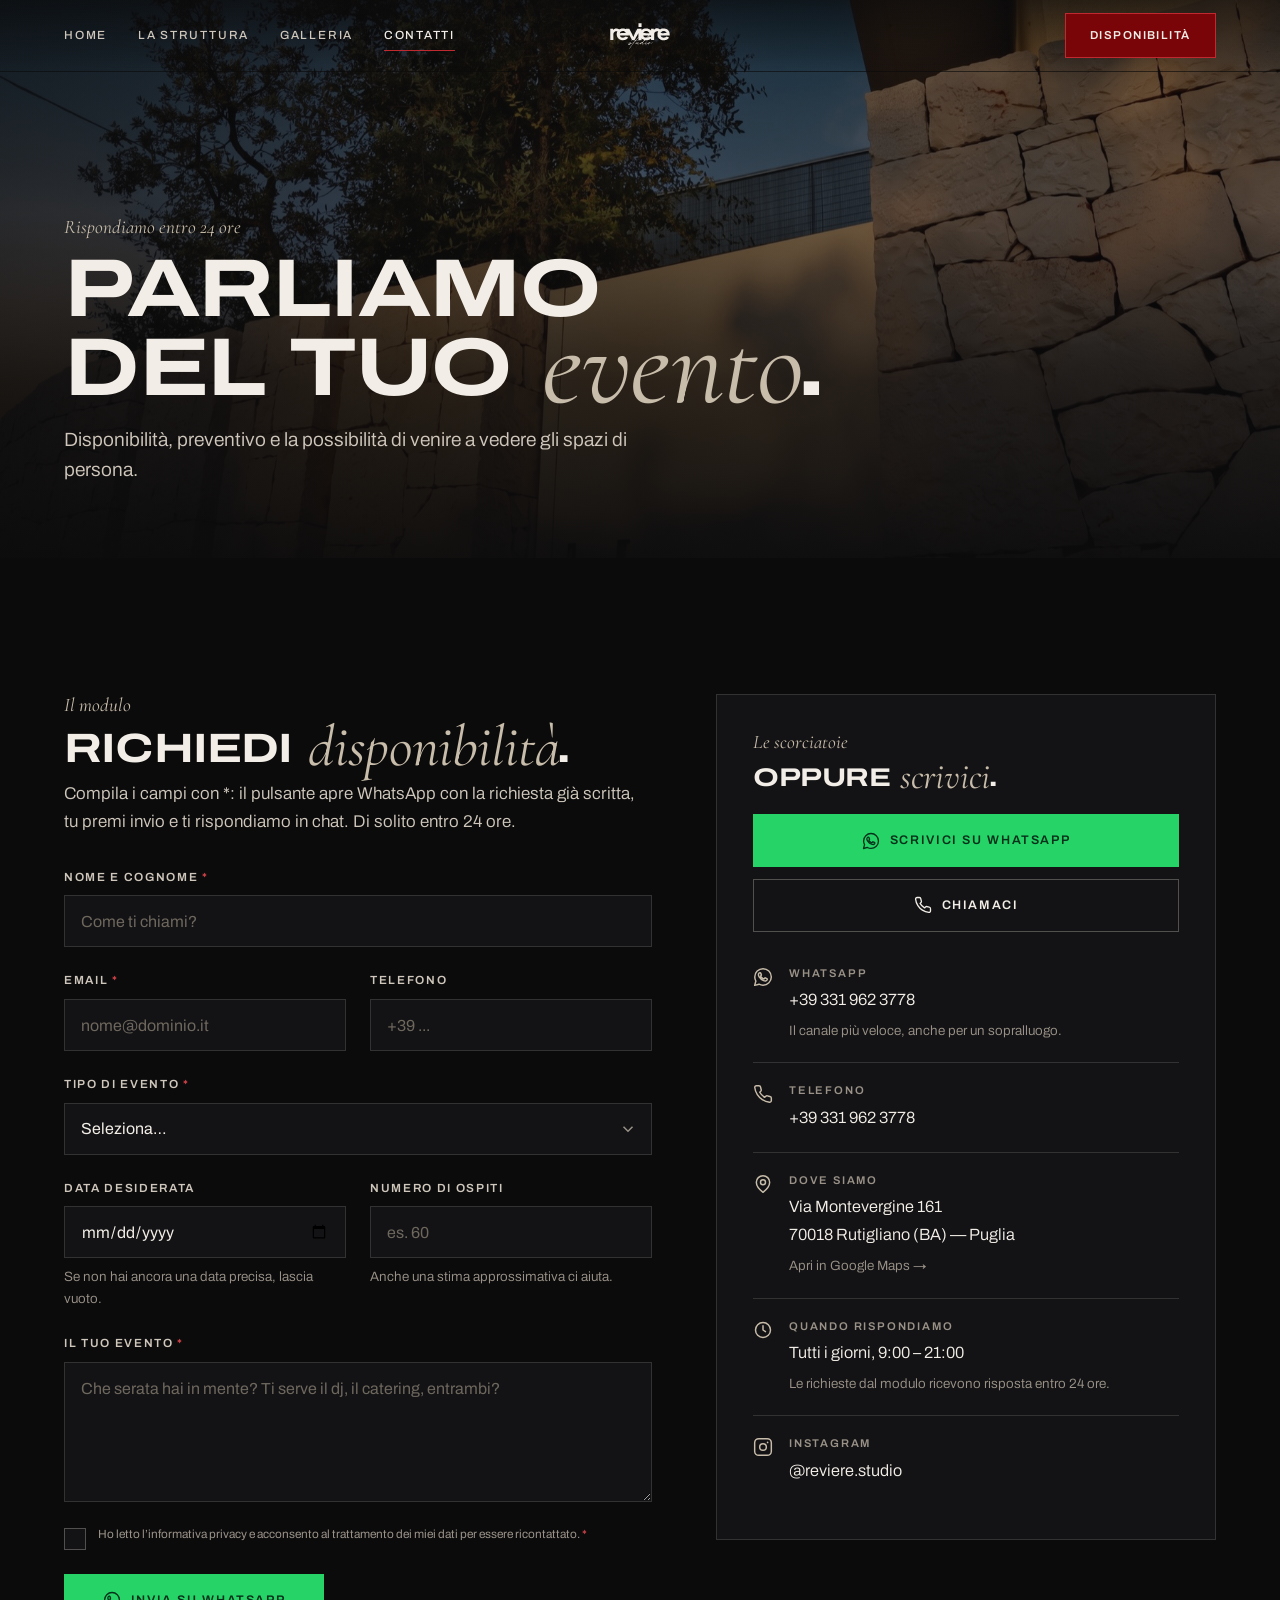
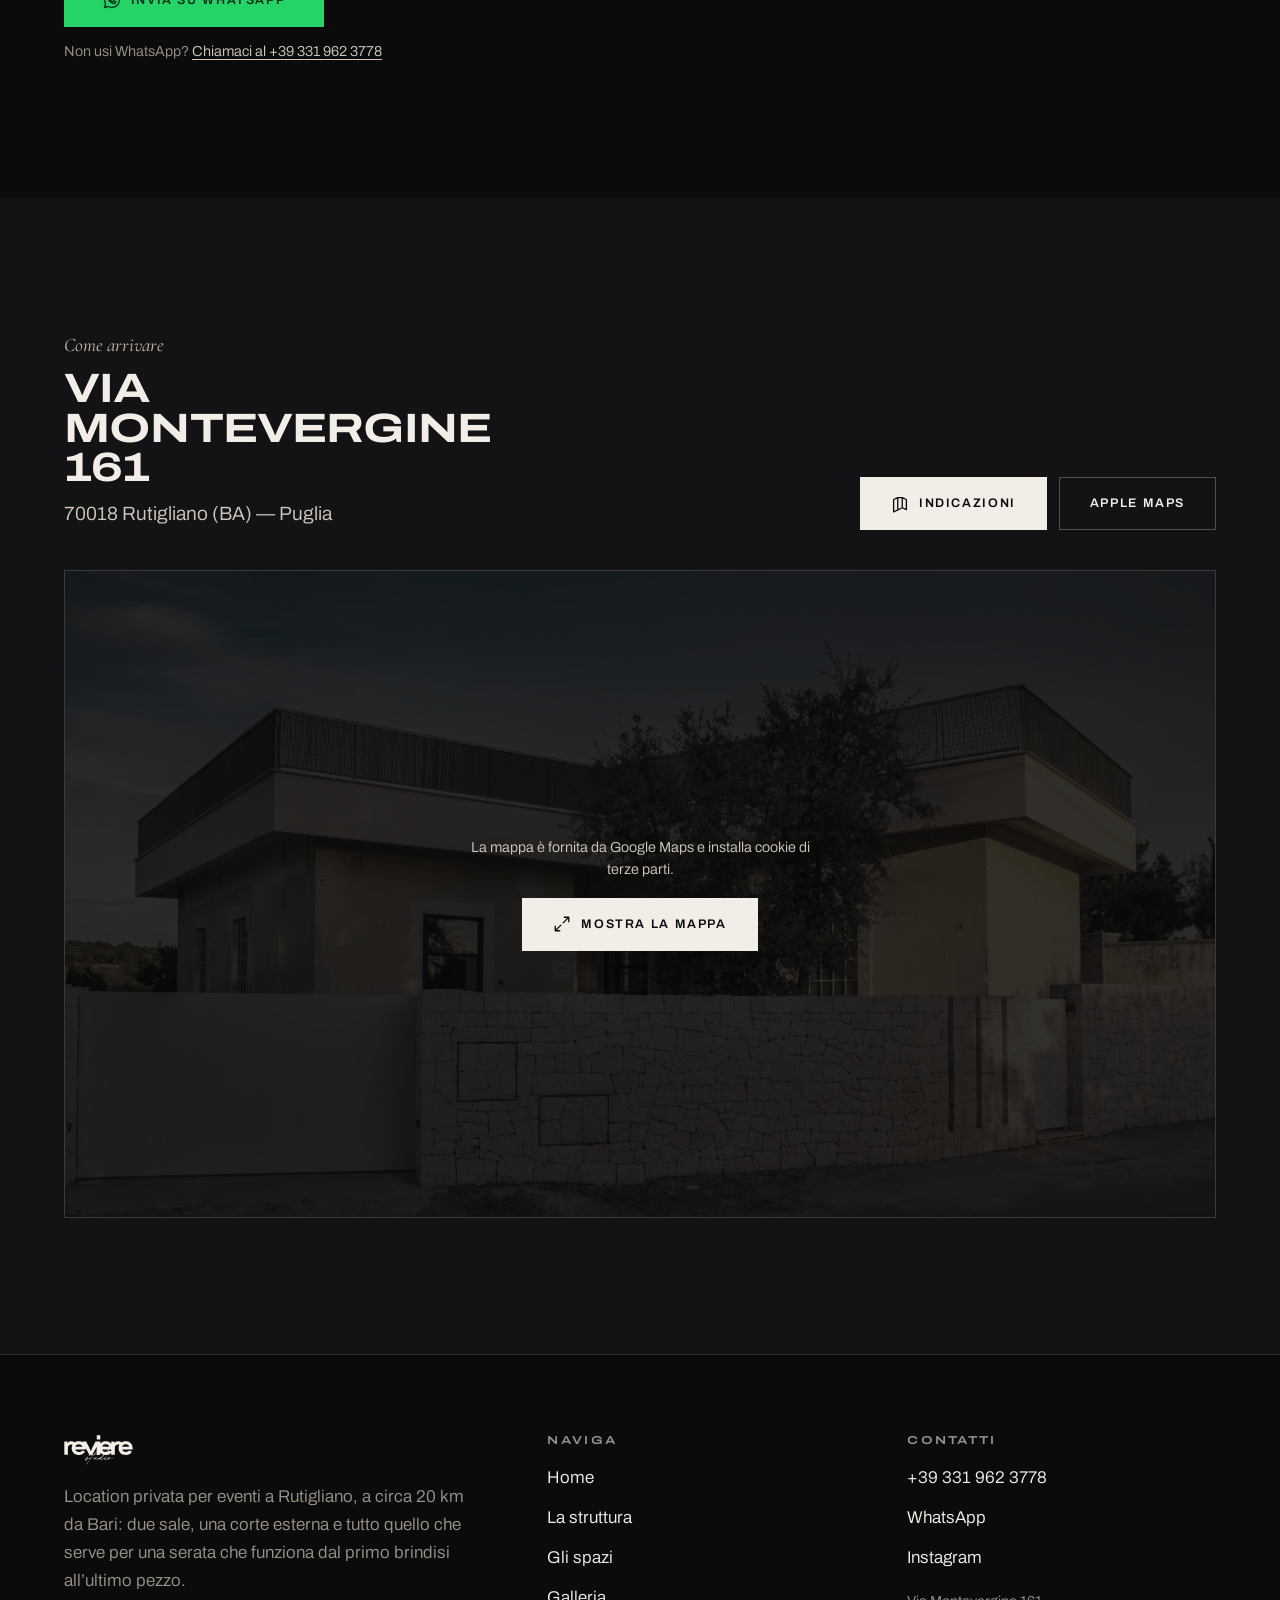
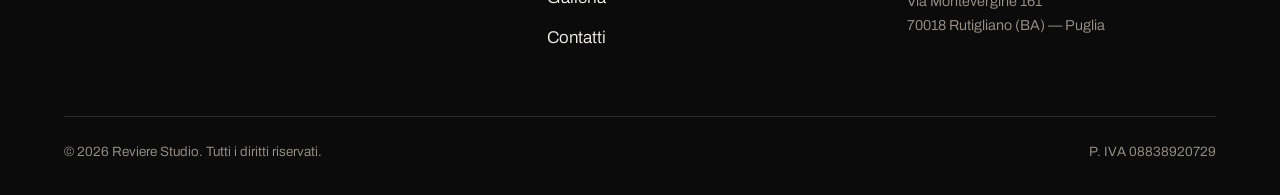
<file: contatti.html>
<!DOCTYPE html>
<html lang="it">
<head>
  <meta charset="utf-8">
  <meta name="viewport" content="width=device-width, initial-scale=1">
  <title>Contatti e come arrivare | Reviere Studio, Rutigliano (BA)</title>
  <meta name="description" content="Chiedi disponibilità e preventivo su WhatsApp o dal modulo. Siamo in Via Montevergine 161 a Rutigliano (BA), a circa 20 km da Bari: mappa e indicazioni.">
  <meta name="robots" content="index, follow, max-image-preview:large">
  <meta name="theme-color" content="#0B0B0C">
  <link rel="canonical" href="https://revierestudio.com/contatti.html">
  <meta property="og:type" content="website">
  <meta property="og:site_name" content="Reviere Studio">
  <meta property="og:locale" content="it_IT">
  <meta property="og:url" content="https://revierestudio.com/contatti.html">
  <meta property="og:title" content="Contatti e come arrivare | Reviere Studio, Rutigliano (BA)">
  <meta property="og:description" content="Chiedi disponibilità e preventivo su WhatsApp o dal modulo. Siamo in Via Montevergine 161 a Rutigliano (BA), a circa 20 km da Bari: mappa e indicazioni.">
  <meta property="og:image" content="https://revierestudio.com/assets/img/og-reviere-studio.jpg">
  <meta property="og:image:width" content="1200">
  <meta property="og:image:height" content="630">
  <meta property="og:image:alt" content="Reviere Studio visto dall'alto: la location per eventi a Rutigliano (Bari)">
  <meta name="twitter:card" content="summary_large_image">
  <meta name="twitter:title" content="Contatti e come arrivare | Reviere Studio, Rutigliano (BA)">
  <meta name="twitter:description" content="Chiedi disponibilità e preventivo su WhatsApp o dal modulo. Siamo in Via Montevergine 161 a Rutigliano (BA), a circa 20 km da Bari: mappa e indicazioni.">
  <meta name="twitter:image" content="https://revierestudio.com/assets/img/og-reviere-studio.jpg">


  <link rel="icon" href="/favicon.ico" sizes="48x48">
  <link rel="icon" href="/assets/brand/favicon.svg" type="image/svg+xml">
  <link rel="icon" href="/assets/brand/favicon-96.png" type="image/png" sizes="96x96">
  <link rel="icon" href="/assets/brand/icon-192.png" type="image/png" sizes="192x192">
  <link rel="apple-touch-icon" href="/assets/brand/icon-180.png">

  <link rel="preconnect" href="https://fonts.googleapis.com">
  <link rel="preconnect" href="https://fonts.gstatic.com" crossorigin>
  <link rel="stylesheet" href="https://fonts.googleapis.com/css2?family=Archivo:wdth,wght@62..125,300..800&family=Cormorant+Garamond:ital,wght@1,400;1,500;1,600&display=swap">
  <link rel="stylesheet" href="assets/css/style.css?v=20">

  <script type="application/ld+json">
  {
    "@context": "https://schema.org",
    "@graph": [
      {
        "@type": [
          "LocalBusiness",
          "EventVenue"
        ],
        "@id": "https://revierestudio.com/#business",
        "name": "Reviere Studio",
        "alternateName": "Revière Studio",
        "description": "Location privata per eventi a Rutigliano, in provincia di Bari: sala cocktail e catering, sala da ballo con consolle dj e corte esterna tra gli ulivi. Compleanni, lauree, feste private ed eventi aziendali.",
        "url": "https://revierestudio.com/",
        "logo": "https://revierestudio.com/assets/brand/icon-512.png",
        "image": [
          "https://revierestudio.com/assets/img/og-reviere-studio.jpg",
          "https://revierestudio.com/assets/img/hero/foto-drone-1.jpg"
        ],
        "telephone": "+393319623778",
        "address": {
          "@type": "PostalAddress",
          "streetAddress": "Via Montevergine 161",
          "addressLocality": "Rutigliano",
          "addressRegion": "BA",
          "postalCode": "70018",
          "addressCountry": "IT"
        },
        "geo": {
          "@type": "GeoCoordinates",
          "latitude": 41.0021787,
          "longitude": 16.9991612
        },
        "hasMap": "https://maps.google.com/?cid=9562823861597996504",
        "sameAs": [
          "https://maps.google.com/?cid=9562823861597996504"
        ],
        "areaServed": [
          {
            "@type": "City",
            "name": "Rutigliano"
          },
          {
            "@type": "City",
            "name": "Bari"
          },
          {
            "@type": "AdministrativeArea",
            "name": "Città metropolitana di Bari"
          }
        ],
        "amenityFeature": [
          {
            "@type": "LocationFeatureSpecification",
            "name": "Sala cocktail e catering con bancone bar",
            "value": true
          },
          {
            "@type": "LocationFeatureSpecification",
            "name": "Sala da ballo con consolle dj e impianto audio",
            "value": true
          },
          {
            "@type": "LocationFeatureSpecification",
            "name": "Corte esterna",
            "value": true
          }
        ]
      },
      {
        "@type": "WebSite",
        "@id": "https://revierestudio.com/#website",
        "url": "https://revierestudio.com/",
        "name": "Reviere Studio",
        "alternateName": "Revière Studio",
        "inLanguage": "it-IT",
        "publisher": {
          "@id": "https://revierestudio.com/#business"
        }
      },
      {
        "@type": "ContactPage",
        "@id": "https://revierestudio.com/contatti.html#webpage",
        "url": "https://revierestudio.com/contatti.html",
        "name": "Contatti e come arrivare | Reviere Studio, Rutigliano (BA)",
        "description": "Chiedi disponibilità e preventivo su WhatsApp o dal modulo. Siamo in Via Montevergine 161 a Rutigliano (BA), a circa 20 km da Bari: mappa e indicazioni.",
        "inLanguage": "it-IT",
        "isPartOf": {
          "@id": "https://revierestudio.com/#website"
        },
        "about": {
          "@id": "https://revierestudio.com/#business"
        },
        "primaryImageOfPage": {
          "@type": "ImageObject",
          "url": "https://revierestudio.com/assets/img/hero/foto-drone-1.jpg",
          "width": 2400,
          "height": 1339
        },
        "breadcrumb": {
          "@id": "https://revierestudio.com/contatti.html#breadcrumb"
        }
      },
      {
        "@type": "BreadcrumbList",
        "@id": "https://revierestudio.com/contatti.html#breadcrumb",
        "itemListElement": [
          {
            "@type": "ListItem",
            "position": 1,
            "name": "Home",
            "item": "https://revierestudio.com/"
          },
          {
            "@type": "ListItem",
            "position": 2,
            "name": "Contatti",
            "item": "https://revierestudio.com/contatti.html"
          }
        ]
      }
    ]
  }
  </script>
</head>
<body>
  <a class="skip-link" href="#main">Vai al contenuto principale</a>
  <header class="nav" data-nav>
    <div class="nav__inner">
      <nav aria-label="Navigazione principale">
        <ul class="nav__links">
          <li><a class="nav__link" href="/">Home</a></li>
          <li><a class="nav__link" href="/#struttura">La struttura</a></li>
          <li><a class="nav__link" href="galleria.html">Galleria</a></li>
          <li><a class="nav__link" href="contatti.html" aria-current="page">Contatti</a></li>
        </ul>
      </nav>

      <a class="nav__logo" href="/" aria-label="Reviere Studio — torna alla home">
        <img src="assets/brand/logo-wordmark.svg" alt="Reviere Studio" width="104" height="45">
      </a>

      <a class="btn btn--primary nav__cta" href="contatti.html">Disponibilit&agrave;</a>

      <button class="nav__toggle" type="button" data-nav-toggle
              aria-expanded="false" aria-controls="nav-drawer" aria-label="Apri il menu">
        <span></span>
      </button>
    </div>
  </header>

  <div class="nav__drawer" id="nav-drawer" data-nav-drawer aria-hidden="true">
    <nav aria-label="Navigazione mobile">
      <ul>
        <li><a class="" href="/">Home</a></li>
          <li><a class="" href="/#struttura">La struttura</a></li>
          <li><a class="" href="galleria.html">Galleria</a></li>
          <li><a class="" href="contatti.html" aria-current="page">Contatti</a></li>
      </ul>
    </nav>
    <div class="nav__drawer-foot">
      <a class="btn btn--primary" href="contatti.html">Richiedi disponibilit&agrave;</a>
      <a class="btn btn--wa" href="https://wa.me/393319623778?text=Ciao%20Reviere%20Studio%2C%20vorrei%20informazioni%20per%20un%20evento." target="_blank" rel="noopener">
        <svg class="btn__icon" viewBox="0 0 24 24" fill="none" stroke="currentColor" stroke-width="1.75" stroke-linecap="round" stroke-linejoin="round" aria-hidden="true" ><path d="M12.04 2C6.58 2 2.13 6.45 2.13 11.91c0 1.75.46 3.45 1.32 4.95L2 22l5.25-1.38a9.9 9.9 0 0 0 4.79 1.22h.01c5.46 0 9.91-4.45 9.91-9.91S17.5 2 12.04 2z" fill="none"/><path d="M9.2 7.3c-.2-.45-.4-.46-.6-.47h-.5c-.17 0-.46.07-.7.32-.24.25-.92.9-.92 2.18s.94 2.53 1.07 2.71c.13.17 1.82 2.92 4.49 3.98 2.22.87 2.67.7 3.15.66.48-.05 1.55-.63 1.77-1.24.22-.61.22-1.13.15-1.24-.06-.11-.24-.17-.5-.3-.26-.13-1.55-.76-1.79-.85-.24-.09-.41-.13-.59.13-.17.25-.67.85-.82 1.02-.15.18-.3.2-.56.07-.26-.13-1.11-.41-2.11-1.3-.78-.7-1.31-1.55-1.46-1.81-.15-.26-.02-.4.11-.53.12-.12.26-.3.39-.46.13-.15.17-.26.26-.44.09-.17.04-.33-.02-.46-.07-.13-.58-1.42-.8-1.94z"/></svg> Scrivici su WhatsApp
      </a>
    </div>
  </div>
  <main id="main">
    <section class="page-hero">
      <div class="page-hero__bg">
        <img src="assets/img/studio/foto-ingresso-orizzontale.jpg" alt="" width="1800" height="1004"
             fetchpriority="high" decoding="async">
      </div>
      <div class="page-hero__body">
        <p class="eyebrow">Rispondiamo entro 24 ore</p>
        <h1>Parliamo del tuo <span class="script">evento</span>.</h1>
        <p class="lead" style="max-width:52ch">
          Disponibilit&agrave;, preventivo e la possibilit&agrave; di venire a vedere
          gli spazi di persona.
        </p>
      </div>
    </section>

    <section class="section">
      <div class="wrap">
        <div class="contact-grid">

          <!-- ---------------------------------------------------------- form -->
          <div>
            <p class="eyebrow">Il modulo</p>
            <h2 class="display-md" style="margin:10px 0 12px">Richiedi <span class="script">disponibilit&agrave;</span>.</h2>
            <div class="prose" style="margin-bottom:32px">
              <p>Compila i campi con <span class="req">*</span>: il pulsante apre WhatsApp con la
              richiesta gi&agrave; scritta, tu premi invio e ti rispondiamo in chat. Di solito entro 24 ore.</p>
            </div>

            <!--
              DOVE ARRIVANO LE RICHIESTE
              Cosi' com'e', il pulsante apre WhatsApp con la richiesta gia' scritta:
              e' il visitatore a premere invio, quindi il messaggio arriva nella chat
              di +39 331 962 3778. Non serve nessun server.
              Sotto il pulsante c'e' il numero da chiamare per chi non usa WhatsApp.

              Se un giorno vuoi riceverle su un server (Formspree, Basin, Netlify
              Forms), incolla l'URL del servizio in data-endpoint: da quel momento
              l'invio avviene in background e WhatsApp non viene piu' aperto.
            -->
            <form class="form" data-contact-form novalidate
                  data-endpoint=""
                  data-whatsapp="393319623778">

              <div class="form__summary" data-form-summary hidden>
                <h2>Controlla questi campi prima di inviare</h2>
                <ul data-form-summary-list></ul>
              </div>

              <div class="field">
                <label for="nome">Nome e cognome <span class="req" aria-hidden="true">*</span></label>
                <input id="nome" name="nome" type="text" autocomplete="name" required
                       placeholder="Come ti chiami?" aria-describedby="err-nome">
                <p class="field__error" id="err-nome" data-error-for="nome" role="alert"></p>
              </div>

              <div class="field--half-group">
                <div class="field">
                  <label for="email">Email <span class="req" aria-hidden="true">*</span></label>
                  <input id="email" name="email" type="email" autocomplete="email" inputmode="email"
                         required placeholder="nome@dominio.it" aria-describedby="err-email">
                  <p class="field__error" id="err-email" data-error-for="email" role="alert"></p>
                </div>
                <div class="field">
                  <label for="telefono">Telefono</label>
                  <input id="telefono" name="telefono" type="tel" autocomplete="tel" inputmode="tel"
                         placeholder="+39 ..." aria-describedby="err-telefono">
                  <p class="field__error" id="err-telefono" data-error-for="telefono" role="alert"></p>
                </div>
              </div>

              <div class="field">
                <label for="tipo">Tipo di evento <span class="req" aria-hidden="true">*</span></label>
                <select id="tipo" name="tipo" required aria-describedby="err-tipo">
                  <option value="">Seleziona&hellip;</option>
              <option value="Compleanno o festa privata">Compleanno o festa privata</option>
              <option value="Laurea">Laurea</option>
              <option value="Cocktail party / catering">Cocktail party / catering</option>
              <option value="Dj set o serata a tema">Dj set o serata a tema</option>
              <option value="Evento aziendale">Evento aziendale</option>
              <option value="Shooting o produzione">Shooting o produzione</option>
              <option value="Altro">Altro</option>
                </select>
                <p class="field__error" id="err-tipo" data-error-for="tipo" role="alert"></p>
              </div>

              <div class="field--half-group">
                <div class="field">
                  <label for="data">Data desiderata</label>
                  <input id="data" name="data" type="date">
                  <p class="field__hint">Se non hai ancora una data precisa, lascia vuoto.</p>
                </div>
                <div class="field">
                  <label for="ospiti">Numero di ospiti</label>
                  <input id="ospiti" name="ospiti" type="number" min="1" max="1000" step="1"
                         inputmode="numeric" placeholder="es. 60">
                  <p class="field__hint">Anche una stima approssimativa ci aiuta.</p>
                </div>
              </div>

              <div class="field">
                <label for="messaggio">Il tuo evento <span class="req" aria-hidden="true">*</span></label>
                <textarea id="messaggio" name="messaggio" required
                          placeholder="Che serata hai in mente? Ti serve il dj, il catering, entrambi?"
                          aria-describedby="err-messaggio"></textarea>
                <p class="field__error" id="err-messaggio" data-error-for="messaggio" role="alert"></p>
              </div>

              <div class="field consent-wrap">
                <label class="consent" for="privacy">
                  <input id="privacy" name="privacy" type="checkbox" required
                         aria-describedby="err-privacy">
                  <span>Ho letto l&rsquo;informativa privacy e acconsento al trattamento dei miei dati
                  per essere ricontattato. <span class="req" aria-hidden="true">*</span></span>
                </label>
                <p class="field__error" id="err-privacy" data-error-for="privacy" role="alert"></p>
              </div>

              <div class="form__status" data-form-status role="status" aria-live="polite" hidden></div>

              <div class="form__send">
                <button class="btn btn--wa" type="submit" data-form-submit>
                  <svg class="btn__icon" viewBox="0 0 24 24" fill="none" stroke="currentColor" stroke-width="1.75" stroke-linecap="round" stroke-linejoin="round" aria-hidden="true" ><path d="M12.04 2C6.58 2 2.13 6.45 2.13 11.91c0 1.75.46 3.45 1.32 4.95L2 22l5.25-1.38a9.9 9.9 0 0 0 4.79 1.22h.01c5.46 0 9.91-4.45 9.91-9.91S17.5 2 12.04 2z" fill="none"/><path d="M9.2 7.3c-.2-.45-.4-.46-.6-.47h-.5c-.17 0-.46.07-.7.32-.24.25-.92.9-.92 2.18s.94 2.53 1.07 2.71c.13.17 1.82 2.92 4.49 3.98 2.22.87 2.67.7 3.15.66.48-.05 1.55-.63 1.77-1.24.22-.61.22-1.13.15-1.24-.06-.11-.24-.17-.5-.3-.26-.13-1.55-.76-1.79-.85-.24-.09-.41-.13-.59.13-.17.25-.67.85-.82 1.02-.15.18-.3.2-.56.07-.26-.13-1.11-.41-2.11-1.3-.78-.7-1.31-1.55-1.46-1.81-.15-.26-.02-.4.11-.53.12-.12.26-.3.39-.46.13-.15.17-.26.26-.44.09-.17.04-.33-.02-.46-.07-.13-.58-1.42-.8-1.94z"/></svg> Invia su WhatsApp
                </button>
                <p class="form__alt">
                  Non usi WhatsApp?
                  <a href="tel:+393319623778">Chiamaci al +39 331 962 3778</a>
                </p>
              </div>
            </form>
          </div>

          <!-- ------------------------------------------------------ contatti -->
          <aside>
            <div class="contact-card">
              <p class="eyebrow">Le scorciatoie</p>
              <h2 class="display-md" style="font-size:clamp(1.3rem,2vw,1.7rem);margin:10px 0 24px">
                Oppure <span class="script">scrivici</span>.
              </h2>

              <a class="btn btn--wa" href="https://wa.me/393319623778?text=Ciao%20Reviere%20Studio%2C%20vorrei%20informazioni%20per%20un%20evento." target="_blank" rel="noopener"
                 style="width:100%;margin-bottom:12px">
                <svg class="btn__icon" viewBox="0 0 24 24" fill="none" stroke="currentColor" stroke-width="1.75" stroke-linecap="round" stroke-linejoin="round" aria-hidden="true" ><path d="M12.04 2C6.58 2 2.13 6.45 2.13 11.91c0 1.75.46 3.45 1.32 4.95L2 22l5.25-1.38a9.9 9.9 0 0 0 4.79 1.22h.01c5.46 0 9.91-4.45 9.91-9.91S17.5 2 12.04 2z" fill="none"/><path d="M9.2 7.3c-.2-.45-.4-.46-.6-.47h-.5c-.17 0-.46.07-.7.32-.24.25-.92.9-.92 2.18s.94 2.53 1.07 2.71c.13.17 1.82 2.92 4.49 3.98 2.22.87 2.67.7 3.15.66.48-.05 1.55-.63 1.77-1.24.22-.61.22-1.13.15-1.24-.06-.11-.24-.17-.5-.3-.26-.13-1.55-.76-1.79-.85-.24-.09-.41-.13-.59.13-.17.25-.67.85-.82 1.02-.15.18-.3.2-.56.07-.26-.13-1.11-.41-2.11-1.3-.78-.7-1.31-1.55-1.46-1.81-.15-.26-.02-.4.11-.53.12-.12.26-.3.39-.46.13-.15.17-.26.26-.44.09-.17.04-.33-.02-.46-.07-.13-.58-1.42-.8-1.94z"/></svg> Scrivici su WhatsApp
              </a>
              <a class="btn btn--ghost" href="tel:+393319623778" style="width:100%;margin-bottom:32px">
                <svg class="btn__icon" viewBox="0 0 24 24" fill="none" stroke="currentColor" stroke-width="1.75" stroke-linecap="round" stroke-linejoin="round" aria-hidden="true" ><path d="M22 16.92v3a2 2 0 0 1-2.18 2 19.79 19.79 0 0 1-8.63-3.07 19.5 19.5 0 0 1-6-6 19.79 19.79 0 0 1-3.07-8.67A2 2 0 0 1 4.11 2h3a2 2 0 0 1 2 1.72c.13.96.36 1.9.7 2.81a2 2 0 0 1-.45 2.11L8.09 9.91a16 16 0 0 0 6 6l1.27-1.27a2 2 0 0 1 2.11-.45c.9.34 1.85.57 2.81.7A2 2 0 0 1 22 16.92z"/></svg> Chiamaci
              </a>

              <ul class="contact-list">
          <li>
            <div class="contact-item">
              <svg class="" viewBox="0 0 24 24" fill="none" stroke="currentColor" stroke-width="1.75" stroke-linecap="round" stroke-linejoin="round" aria-hidden="true" ><path d="M12.04 2C6.58 2 2.13 6.45 2.13 11.91c0 1.75.46 3.45 1.32 4.95L2 22l5.25-1.38a9.9 9.9 0 0 0 4.79 1.22h.01c5.46 0 9.91-4.45 9.91-9.91S17.5 2 12.04 2z" fill="none"/><path d="M9.2 7.3c-.2-.45-.4-.46-.6-.47h-.5c-.17 0-.46.07-.7.32-.24.25-.92.9-.92 2.18s.94 2.53 1.07 2.71c.13.17 1.82 2.92 4.49 3.98 2.22.87 2.67.7 3.15.66.48-.05 1.55-.63 1.77-1.24.22-.61.22-1.13.15-1.24-.06-.11-.24-.17-.5-.3-.26-.13-1.55-.76-1.79-.85-.24-.09-.41-.13-.59.13-.17.25-.67.85-.82 1.02-.15.18-.3.2-.56.07-.26-.13-1.11-.41-2.11-1.3-.78-.7-1.31-1.55-1.46-1.81-.15-.26-.02-.4.11-.53.12-.12.26-.3.39-.46.13-.15.17-.26.26-.44.09-.17.04-.33-.02-.46-.07-.13-.58-1.42-.8-1.94z"/></svg>
              <div>
                <p class="contact-item__label">WhatsApp</p>
                <a class="contact-item__value" href="https://wa.me/393319623778?text=Ciao%20Reviere%20Studio%2C%20vorrei%20informazioni%20per%20un%20evento." target="_blank" rel="noopener">+39 331 962 3778</a>
                <p class="field__hint" style="margin-top:6px">Il canale pi&ugrave; veloce, anche per un sopralluogo.</p>
              </div>
            </div>
          </li>
          <li>
            <div class="contact-item">
              <svg class="" viewBox="0 0 24 24" fill="none" stroke="currentColor" stroke-width="1.75" stroke-linecap="round" stroke-linejoin="round" aria-hidden="true" ><path d="M22 16.92v3a2 2 0 0 1-2.18 2 19.79 19.79 0 0 1-8.63-3.07 19.5 19.5 0 0 1-6-6 19.79 19.79 0 0 1-3.07-8.67A2 2 0 0 1 4.11 2h3a2 2 0 0 1 2 1.72c.13.96.36 1.9.7 2.81a2 2 0 0 1-.45 2.11L8.09 9.91a16 16 0 0 0 6 6l1.27-1.27a2 2 0 0 1 2.11-.45c.9.34 1.85.57 2.81.7A2 2 0 0 1 22 16.92z"/></svg>
              <div>
                <p class="contact-item__label">Telefono</p>
                <a class="contact-item__value" href="tel:+393319623778">+39 331 962 3778</a>
                
              </div>
            </div>
          </li>
          <li>
            <div class="contact-item">
              <svg class="" viewBox="0 0 24 24" fill="none" stroke="currentColor" stroke-width="1.75" stroke-linecap="round" stroke-linejoin="round" aria-hidden="true" ><path d="M20 10c0 6-8 12-8 12s-8-6-8-12a8 8 0 0 1 16 0z"/><circle cx="12" cy="10" r="3"/></svg>
              <div>
                <p class="contact-item__label">Dove siamo</p>
                <a class="contact-item__value" href="https://maps.google.com/?cid=9562823861597996504" target="_blank" rel="noopener">Via Montevergine 161<br>70018 Rutigliano (BA) — Puglia</a>
                <p class="field__hint" style="margin-top:6px">Apri in Google Maps &rarr;</p>
              </div>
            </div>
          </li>
          <li>
            <div class="contact-item">
              <svg class="" viewBox="0 0 24 24" fill="none" stroke="currentColor" stroke-width="1.75" stroke-linecap="round" stroke-linejoin="round" aria-hidden="true" ><circle cx="12" cy="12" r="9"/><path d="M12 7v5l3 2"/></svg>
              <div>
                <p class="contact-item__label">Quando rispondiamo</p>
                <span class="contact-item__value">Tutti i giorni, 9:00 &ndash; 21:00</span>
                <p class="field__hint" style="margin-top:6px">Le richieste dal modulo ricevono risposta entro 24 ore.</p>
              </div>
            </div>
          </li>
          <li>
            <div class="contact-item">
              <svg class="" viewBox="0 0 24 24" fill="none" stroke="currentColor" stroke-width="1.75" stroke-linecap="round" stroke-linejoin="round" aria-hidden="true" ><rect x="2" y="2" width="20" height="20" rx="5"/><circle cx="12" cy="12" r="4"/><circle cx="17.5" cy="6.5" r="1" fill="currentColor" stroke="none"/></svg>
              <div>
                <p class="contact-item__label">Instagram</p>
                <a class="contact-item__value" href="https://www.instagram.com/reviere.studio/" target="_blank" rel="noopener">@reviere.studio</a>
                
              </div>
            </div>
          </li>
              </ul>
            </div>
          </aside>

        </div>
      </div>
    </section>

    <section class="section section--alt" id="posizione">
      <div class="wrap">
        <div style="display:flex;flex-wrap:wrap;gap:24px;align-items:flex-end;justify-content:space-between;margin-bottom:clamp(24px,4vw,40px)">
          <div style="max-width:min(48ch,100%)">
            <p class="eyebrow">Come arrivare</p>
            <h2 class="display-md" style="margin-top:12px">Via Montevergine 161</h2>
            <p class="lead" style="margin-top:12px">70018 Rutigliano (BA) — Puglia</p>
          </div>
          <div style="display:flex;flex-wrap:wrap;gap:12px">
            <a class="btn btn--light" href="https://www.google.com/maps/dir/?api=1&amp;destination=Revi%C3%A8re+Studio,+Via+Montevergine+161,+70018+Rutigliano+BA" target="_blank" rel="noopener">
              <svg class="btn__icon" viewBox="0 0 24 24" fill="none" stroke="currentColor" stroke-width="1.75" stroke-linecap="round" stroke-linejoin="round" aria-hidden="true" ><path d="M9 20l-5.5 2.5V6L9 3.5m0 16.5 6-3m-6 3V3.5m6 13.5 5.5 2.5V6L15 3.5m0 13V3.5m0 0-6 0"/></svg> Indicazioni
            </a>
            <a class="btn btn--ghost" href="https://maps.apple.com/?q=Revi%C3%A8re+Studio&amp;ll=41.0021787,16.9991612" target="_blank" rel="noopener">Apple Maps</a>
          </div>
        </div>

        <!--
          MAPPA: la si carica solo dopo un clic dell'utente, cos&igrave; Google Maps non
          installa cookie di terze parti su chi visita la pagina senza averlo chiesto.
        -->
        <div class="map" data-map data-src="https://www.google.com/maps?q=Revi%C3%A8re+Studio,+Via+Montevergine+161,+70018+Rutigliano+BA&ll=41.0021787,16.9991612&z=17&hl=it&output=embed">
          <img class="map__still" src="assets/img/studio/foto-panoramica-esterna.jpg" alt=""
               width="1800" height="1004" loading="lazy" decoding="async">
          <div class="map__veil">
            <p class="map__note">
              La mappa &egrave; fornita da Google Maps e installa cookie di terze parti.
            </p>
            <button class="btn btn--light" type="button" data-map-load>
              <svg class="btn__icon" viewBox="0 0 24 24" fill="none" stroke="currentColor" stroke-width="1.75" stroke-linecap="round" stroke-linejoin="round" aria-hidden="true" ><path d="M15 3h6v6M9 21H3v-6M21 3l-7.5 7.5M3 21l7.5-7.5"/></svg> Mostra la mappa
            </button>
          </div>
        </div>
      </div>
    </section>
  </main>

  <footer class="footer">
    <div class="wrap">
      <div class="footer__top">
        <div>
          <div class="footer__logo">
            <img src="assets/brand/logo-wordmark.svg" alt="Reviere Studio" width="184" height="80">
          </div>
          <p style="color:var(--muted);max-width:42ch">
            Location privata per eventi a Rutigliano, a circa 20 km da Bari: due sale, una corte esterna e tutto quello che serve
            per una serata che funziona dal primo brindisi all&rsquo;ultimo pezzo.
          </p>
        </div>

        <div>
          <h3>Naviga</h3>
          <ul>
            <li><a href="/">Home</a></li>
            <li><a href="/#struttura">La struttura</a></li>
            <li><a href="/#spazi">Gli spazi</a></li>
            <li><a href="galleria.html">Galleria</a></li>
            <li><a href="contatti.html">Contatti</a></li>
          </ul>
        </div>

        <div>
          <h3>Contatti</h3>
          <ul>
            <li><a href="tel:+393319623778">+39 331 962 3778</a></li>
            <li><a href="https://wa.me/393319623778?text=Ciao%20Reviere%20Studio%2C%20vorrei%20informazioni%20per%20un%20evento." target="_blank" rel="noopener">WhatsApp</a></li>
            <li><a href="https://www.instagram.com/reviere.studio/" target="_blank" rel="noopener">Instagram</a></li>
          </ul>
          <p style="color:var(--muted);margin-top:18px;font-size:.9rem">
            Via Montevergine 161<br>70018 Rutigliano (BA) — Puglia
          </p>
        </div>
      </div>

      <div class="footer__bottom">
        <span>&copy; <span data-year>2026</span> Reviere Studio. Tutti i diritti riservati.</span>
        <span>P. IVA 08838920729</span>
      </div>
    </div>
  </footer>


  <script src="assets/js/main.js?v=20" defer></script>
</body>
</html>
</file>
<file: assets/css/style.css>
/* ==========================================================================
   Reviere Studio — Design System
   Palette derived from the venue: tufo stone, golden hour, red neon.
   ========================================================================== */

:root {
  /* Colour ------------------------------------------------------------- */
  --ink:            #0B0B0C;
  --ink-2:          #131315;
  --ink-3:          #1C1C1F;
  --bone:           #F2EDE6;
  --bone-dim:       #CFC7BC;
  --muted:          #9A9288;
  --sand:           #C8BCAA;

  /* Brand red, campionato dal marchio a pennello (mediana #670001,
     corpo #500000–#800000, luci fino a #9F1A1C). E' un rosso da riempimento:
     su fondo nero i tratti sottili si userebbero troppo scuri, quindi gli
     accenti minuti passano a --sand e gli errori a --danger. */
  --red:            #7A0509;
  --red-hover:      #9A0F14;
  --red-line:       #C0292F;

  /* Rosso funzionale, distinto dal brand: solo errori e stati di pericolo. */
  --danger:         #E5484D;
  --line:           rgba(242, 237, 230, 0.14);
  --line-strong:    rgba(242, 237, 230, 0.28);

  /* Type ---------------------------------------------------------------- */
  --font-display: 'Archivo', 'Helvetica Neue', Arial, sans-serif;
  --font-body:    'Archivo', 'Helvetica Neue', Arial, sans-serif;
  --font-script:  'Cormorant Garamond', Georgia, 'Times New Roman', serif;

  /* Il display gira sull'asse di larghezza di Archivo: esteso e maiuscolo,
     come la testata del marchio. Il corpo resta a larghezza normale. */
  --wide: 125%;

  /* Spigoli vivi ovunque: nessun raggio. */
  --radius: 0;

  /* Spacing scale (density 4/10 — standard) ------------------------------ */
  --space-2xs: 4px;
  --space-xs:  8px;
  --space-sm:  16px;
  --space-md:  24px;
  --space-lg:  40px;
  --space-xl:  64px;
  --space-2xl: 96px;
  --space-3xl: 136px;

  /* Layout --------------------------------------------------------------- */
  --wrap:      1320px;
  --wrap-text: 68ch;
  --gutter:    clamp(20px, 5vw, 64px);
  --nav-h:     72px;

  /* Motion --------------------------------------------------------------- */
  --ease:      cubic-bezier(0.22, 1, 0.36, 1);
  --dur-fast:  180ms;
  --dur:       320ms;
  --dur-slow:  700ms;

  /* Elevation ------------------------------------------------------------ */
  --shadow-sm: 0 2px 12px rgba(0, 0, 0, 0.35);
  --shadow-md: 0 16px 48px rgba(0, 0, 0, 0.5);

  /* Z scale -------------------------------------------------------------- */
  --z-base: 1;
  --z-sticky: 40;
  --z-nav: 100;
  --z-overlay: 900;
  --z-modal: 1000;
}

/* Reset -------------------------------------------------------------------- */
*, *::before, *::after { box-sizing: border-box; }
* { margin: 0; }

html {
  -webkit-text-size-adjust: 100%;
  scroll-behavior: smooth;
  scroll-padding-top: calc(var(--nav-h) + 16px);
}

body {
  background: var(--ink);
  color: var(--bone);
  font-family: var(--font-body);
  font-size: 17px;
  line-height: 1.65;
  font-weight: 350;
  -webkit-font-smoothing: antialiased;
  text-rendering: optimizeLegibility;
  overflow-x: hidden;
}

body.is-locked { overflow: hidden; }

img, svg, video { display: block; max-width: 100%; }
img { height: auto; }

a { color: inherit; text-decoration: none; }
button { font: inherit; color: inherit; background: none; border: 0; cursor: pointer; }

:focus-visible {
  outline: 2px solid var(--red-line);
  outline-offset: 3px;
  border-radius: 2px;
}

::selection { background: var(--red); color: var(--bone); }

/* Typography --------------------------------------------------------------- */
h1, h2, h3, h4 {
  font-family: var(--font-display);
  font-stretch: var(--wide);
  font-weight: 700;
  line-height: 0.94;
  letter-spacing: -0.022em;
  text-transform: uppercase;
  text-wrap: balance;
}

.display-lg {
  font-size: clamp(2rem, 5.4vw, 4.6rem);
  line-height: 0.9;
  letter-spacing: -0.025em;
}

.display-md {
  font-size: clamp(1.6rem, 3.2vw, 2.6rem);
  line-height: 0.96;
  letter-spacing: -0.02em;
}

/* La parola in corsivo dentro il titolo: e' la costruzione del marchio
   (blocco maiuscolo + firma corsiva) portata a scala di pagina. */
.script {
  font-family: var(--font-script);
  font-stretch: normal;
  font-style: italic;
  font-weight: 400;
  text-transform: lowercase;
  letter-spacing: -0.005em;
  font-size: 1.42em;
  line-height: 0.7;
  vertical-align: -0.06em;
  padding-left: 0.06em;
  margin-right: -0.04em;
  color: var(--sand);
}

.eyebrow {
  font-family: var(--font-script);
  font-style: italic;
  font-size: clamp(1.05rem, 1.5vw, 1.3rem);
  font-weight: 400;
  letter-spacing: 0;
  color: var(--sand);
  line-height: 1.2;
}

.lead {
  font-size: clamp(1.05rem, 1.5vw, 1.32rem);
  line-height: 1.6;
  color: var(--bone-dim);
  max-width: var(--wrap-text);
  font-weight: 350;
}

.prose p { max-width: var(--wrap-text); color: var(--bone-dim); }
.prose p + p { margin-top: 1.1em; }

.serif-quote {
  font-family: var(--font-script);
  font-size: clamp(1.6rem, 3.4vw, 2.8rem);
  line-height: 1.25;
  font-style: italic;
  font-weight: 400;
  letter-spacing: 0;
  color: var(--bone);
  text-wrap: balance;
}

.accent { color: var(--sand); }

/* Testo presente per motori di ricerca e screen reader, invisibile a schermo. */
.visually-hidden {
  position: absolute !important;
  width: 1px;
  height: 1px;
  padding: 0;
  margin: -1px;
  overflow: hidden;
  clip: rect(0 0 0 0);
  clip-path: inset(50%);
  white-space: nowrap;
  border: 0;
}

/* Layout ------------------------------------------------------------------- */
.wrap {
  width: 100%;
  max-width: var(--wrap);
  margin-inline: auto;
  padding-inline: var(--gutter);
}

.section { padding-block: clamp(64px, 11vw, 136px); }
.section--tight { padding-block: clamp(48px, 7vw, 88px); }
.section--alt { background: var(--ink-2); }

.rule { height: 1px; background: var(--line); border: 0; }

.skip-link {
  position: absolute;
  left: 16px;
  top: -100px;
  z-index: var(--z-modal);
  background: var(--bone);
  color: var(--ink);
  padding: 12px 20px;
  font-weight: 600;
  transition: top var(--dur-fast) var(--ease);
}
.skip-link:focus { top: 16px; }

/* Buttons ------------------------------------------------------------------ */
.btn {
  display: inline-flex;
  align-items: center;
  justify-content: center;
  gap: 10px;
  min-height: 48px;
  padding: 15px 30px;
  font-family: var(--font-display);
  font-size: 0.78rem;
  font-weight: 600;
  letter-spacing: 0.13em;
  text-transform: uppercase;
  border-radius: var(--radius);
  cursor: pointer;
  transition: background var(--dur) var(--ease), color var(--dur) var(--ease),
              border-color var(--dur) var(--ease), transform var(--dur-fast) var(--ease);
  border: 1px solid transparent;
  text-align: center;
}
.btn:active { transform: scale(0.98); }

.btn--primary {
  background: var(--red);
  color: var(--bone);
  border-color: var(--red-line);
}
.btn--primary:hover { background: var(--red-hover); }

.btn--light { background: var(--bone); color: var(--ink); }
.btn--light:hover { background: #fff; }

.btn--ghost { border-color: var(--line-strong); color: var(--bone); }
.btn--ghost:hover { border-color: var(--bone); background: rgba(242, 237, 230, 0.07); }

.btn--wa { background: #25D366; color: #06301A; }
.btn--wa:hover { background: #35e277; }

.btn__icon { width: 18px; height: 18px; flex: none; }

/* Text link with animated rule */
.link-underline {
  display: inline-flex;
  align-items: center;
  gap: 10px;
  font-family: var(--font-display);
  font-size: 0.82rem;
  font-weight: 600;
  letter-spacing: 0.14em;
  text-transform: uppercase;
  padding-block: 8px;
  border-bottom: 1px solid var(--line-strong);
  transition: border-color var(--dur) var(--ease), color var(--dur) var(--ease);
}
.link-underline:hover { border-color: var(--red-line); color: var(--sand); }
.link-underline svg { width: 16px; height: 16px; transition: transform var(--dur) var(--ease); }
.link-underline:hover svg { transform: translateX(4px); }

/* ==========================================================================
   Navigation
   ========================================================================== */
.nav {
  position: fixed;
  inset: 0 0 auto 0;
  z-index: var(--z-nav);
  height: var(--nav-h);
  display: flex;
  align-items: center;
  transition: background var(--dur) var(--ease), border-color var(--dur) var(--ease);
  border-bottom: 1px solid transparent;
  background: linear-gradient(to bottom, rgba(11, 11, 12, 0.65), transparent);
}
.nav:has([aria-expanded='true']) {
  background: var(--ink);
  border-bottom-color: var(--line);
}

.nav.is-scrolled {
  background: rgba(11, 11, 12, 0.92);
  -webkit-backdrop-filter: blur(14px);
  backdrop-filter: blur(14px);
  border-bottom-color: var(--line);
}

/* Tre colonne: menu a sinistra, marchio al centro, azione a destra. */
.nav__inner {
  width: 100%;
  max-width: var(--wrap);
  margin-inline: auto;
  padding-inline: var(--gutter);
  display: grid;
  grid-template-columns: 1fr auto 1fr;
  align-items: center;
  gap: var(--space-md);
}
.nav__inner > nav { justify-self: start; }
.nav__logo { justify-self: center; }
.nav__cta  { justify-self: end; }
.nav__toggle { justify-self: end; }

@media (max-width: 899px) {
  .nav__inner { grid-template-columns: 1fr auto 1fr; }
  .nav__logo { grid-column: 2; }
  .nav__toggle { grid-column: 3; }
}

.nav__logo { display: flex; align-items: center; min-height: 44px; }
.nav__logo img { height: 26px; width: auto; }

.nav__links {
  display: flex;
  align-items: center;
  gap: clamp(18px, 2.4vw, 38px);
  list-style: none;
  padding: 0;
}

.nav__link {
  font-family: var(--font-display);
  font-size: 0.74rem;
  font-weight: 500;
  letter-spacing: 0.15em;
  text-transform: uppercase;
  color: var(--bone-dim);
  position: relative;
  padding: 12px 0;
  display: inline-block;
  transition: color var(--dur) var(--ease);
}
.nav__link::after {
  content: '';
  position: absolute;
  left: 0;
  bottom: 6px;
  width: 100%;
  height: 1px;
  background: var(--red-line);
  transform: scaleX(0);
  transform-origin: left;
  transition: transform var(--dur) var(--ease);
}
.nav__link:hover { color: var(--bone); }
.nav__link:hover::after,
.nav__link[aria-current='page']::after { transform: scaleX(1); }
.nav__link[aria-current='page'] { color: var(--bone); }

.nav__cta { padding: 12px 24px; min-height: 44px; font-size: 0.72rem; }

.nav__toggle {
  display: none;
  width: 48px;
  height: 48px;
  margin-right: -12px;
  align-items: center;
  justify-content: center;
}
.nav__toggle span {
  display: block;
  position: relative;
  width: 24px;
  height: 1.5px;
  background: var(--bone);
  transition: background var(--dur-fast) var(--ease);
}
.nav__toggle span::before,
.nav__toggle span::after {
  content: '';
  position: absolute;
  left: 0;
  width: 24px;
  height: 1.5px;
  background: var(--bone);
  transition: transform var(--dur) var(--ease);
}
.nav__toggle span::before { top: -7px; }
.nav__toggle span::after { top: 7px; }
.nav__toggle[aria-expanded='true'] span { background: transparent; }
.nav__toggle[aria-expanded='true'] span::before { transform: translateY(7px) rotate(45deg); }
.nav__toggle[aria-expanded='true'] span::after { transform: translateY(-7px) rotate(-45deg); }

/* Mobile drawer */
.nav__drawer {
  position: fixed;
  inset: 0;
  z-index: calc(var(--z-nav) - 10);
  background: var(--ink);
  padding: calc(var(--nav-h) + 32px) var(--gutter) calc(env(safe-area-inset-bottom) + 40px);
  display: flex;
  flex-direction: column;
  justify-content: space-between;
  opacity: 0;
  visibility: hidden;
  transform: translateY(-12px);
  transition: opacity var(--dur) var(--ease), transform var(--dur) var(--ease), visibility var(--dur);
  overflow-y: auto;
}
.nav__drawer.is-open { opacity: 1; visibility: visible; transform: none; }

.nav__drawer ul { list-style: none; padding: 0; }
.nav__drawer li + li { border-top: 1px solid var(--line); }
.nav__drawer a {
  display: block;
  padding: 20px 0;
  font-family: var(--font-display);
  font-stretch: var(--wide);
  font-size: clamp(1.7rem, 7.5vw, 2.6rem);
  font-weight: 700;
  letter-spacing: -0.02em;
  text-transform: uppercase;
  line-height: 1;
}
.nav__drawer a[aria-current='page'] { color: var(--sand); }
.nav__drawer-foot { display: grid; gap: 12px; padding-top: 32px; }
.nav__drawer-foot a.btn {
  display: inline-flex;
  padding: 14px 28px;
  font-size: 0.82rem;
  font-weight: 600;
  line-height: 1.2;
  letter-spacing: 0.14em;
  text-transform: uppercase;
}

@media (max-width: 899px) {
  .nav__links, .nav__cta { display: none; }
  .nav__toggle { display: flex; }
}
@media (min-width: 900px) {
  .nav__drawer { display: none; }
}

/* ==========================================================================
   Hero carousel
   ========================================================================== */
.hero {
  position: relative;
  min-height: 100svh;
  display: flex;
  align-items: flex-end;
  overflow: hidden;
  background: var(--ink);
  isolation: isolate;
}

.hero__media { position: absolute; inset: 0; z-index: -2; }
.hero__media picture { display: block; width: 100%; height: 100%; }

.hero__media img {
  width: 100%;
  height: 100%;
  object-fit: cover;
  object-position: center;
}

.hero__scrim {
  position: absolute;
  inset: 0;
  z-index: -1;
  background:
    linear-gradient(to top, rgba(11,11,12,0.96) 0%, rgba(11,11,12,0.84) 30%, rgba(11,11,12,0.66) 56%, rgba(11,11,12,0.34) 78%, rgba(11,11,12,0.7) 100%),
    linear-gradient(to right, rgba(11,11,12,0.55) 0%, rgba(11,11,12,0.1) 55%, transparent 100%);
}

/* Il titolo sta al centro, a tutta larghezza: la fotografia lo incornicia. */
.hero {
  align-items: center;
  text-align: center;
}

.hero__body {
  position: relative;
  width: 100%;
  max-width: 1560px;
  margin-inline: auto;
  padding-block: calc(var(--nav-h) + 16px);
  padding-inline: var(--gutter);
}

.hero__title {
  font-size: clamp(2.5rem, 7.7vw, 7.6rem);
  font-weight: 700;
  line-height: 0.88;
  letter-spacing: -0.028em;
  text-transform: uppercase;
  margin-block: 14px 26px;
}

/* --------------------------------------------------------------------------
   Marquee del titolo
   Il titolo esce dal contenitore centrato e scorre da bordo a bordo.
   La pista contiene due sequenze identiche: scorrendo di -50% ricomincia
   esattamente dove si trovava, quindi il ciclo non ha stacchi.
   -------------------------------------------------------------------------- */
.marquee {
  font-family: var(--font-display);
  font-stretch: var(--wide);
  width: 100vw;
  max-width: 100vw;
  margin-left: calc(50% - 50vw);
  margin-block: 24px;
  overflow: hidden;
  font-size: clamp(3.6rem, 7.6vw, 7.2rem);
  line-height: 1;
  letter-spacing: -0.038em;
}

.marquee__track {
  display: flex;
  width: max-content;
  animation: marquee-scroll 45s linear infinite;
  will-change: transform;
}

.marquee__seq { display: flex; align-items: center; }

.marquee__item { white-space: nowrap; }

/* Rombo in rosso di marchio fra una ripetizione e l'altra: da' il ritmo
   e fa capire dove finisce la frase. */
.marquee__sep {
  flex: none;
  width: 0.26em;
  height: 0.26em;
  margin-inline: 0.42em;
  background: var(--red-line);
  transform: rotate(45deg);
}

@keyframes marquee-scroll {
  from { transform: translate3d(0, 0, 0); }
  to   { transform: translate3d(-50%, 0, 0); }
}

/* Si ferma quando ci passi sopra o quando riceve il focus da tastiera,
   cosi' la frase si puo' leggere ferma. */
.marquee:hover .marquee__track,
.marquee:focus-within .marquee__track { animation-play-state: paused; }

.hero__sub {
  font-size: clamp(1rem, 1.45vw, 1.18rem);
  color: var(--bone-dim);
  max-width: 54ch;
  margin: 0 auto 34px;
}

.hero__actions { display: flex; flex-wrap: wrap; gap: 12px; justify-content: center; }

/* Sui telefoni l'hero resta alla sola dichiarazione: i due pulsanti sono
   gia' raggiungibili dal menu e dal tasto WhatsApp fisso in basso a destra. */
@media (max-width: 767px) {
  .hero__actions { display: none; }

  /* Il sottotitolo scende in basso a sinistra. Va tolto dal flusso e
     ancorato alla sezione, non al blocco centrato: per questo il body
     torna statico. Nel blocco centrato resta il solo marquee.
     Il padding inferiore in piu' lo alza: il contenuto e' centrato, quindi
     lo spostamento verso l'alto vale meta' del valore aggiunto. */
  .hero__body {
    position: static;
    padding-bottom: calc(var(--nav-h) + 16px + 10svh);
  }

  .hero__sub {
    position: absolute;
    left: var(--gutter);
    right: var(--gutter);
    /* Sollevato sopra il tasto WhatsApp fisso: cosi' usa tutta la larghezza
       invece di essere strizzato di lato, e la misura resta leggibile. */
    bottom: calc(env(safe-area-inset-bottom) + 112px);
    margin: 0;
    max-width: none;
    text-align: left;
    text-wrap: pretty;
  }
}


/* Page hero (interior pages) ---------------------------------------------- */
.page-hero {
  position: relative;
  min-height: min(62svh, 560px);
  display: flex;
  align-items: flex-end;
  overflow: hidden;
  isolation: isolate;
}
.page-hero__bg { position: absolute; inset: 0; z-index: -2; }
.page-hero__bg img { width: 100%; height: 100%; object-fit: cover; object-position: center; }
.page-hero::after {
  content: '';
  position: absolute;
  inset: 0;
  z-index: -1;
  background:
    linear-gradient(to top, rgba(11,11,12,0.96) 0%, rgba(11,11,12,0.82) 32%, rgba(11,11,12,0.5) 62%, rgba(11,11,12,0.62) 100%),
    linear-gradient(to right, rgba(11,11,12,0.6) 0%, rgba(11,11,12,0.15) 60%, transparent 100%);
}
.page-hero__body {
  width: 100%;
  max-width: var(--wrap);
  margin-inline: auto;
  padding: 0 var(--gutter) clamp(36px, 6vw, 72px);
}
.page-hero h1 {
  font-size: clamp(2.2rem, 6.4vw, 5.4rem);
  line-height: 0.88;
  letter-spacing: -0.028em;
  text-transform: uppercase;
  margin-block: 14px 18px;
}

/* Testata di sezione: occhiello corsivo + titolo esteso a sinistra,
   collegamento in fondo alla riga a destra. E' il ritmo che si ripete
   in ogni sezione, cosi' la pagina si legge come un indice. */
.section-head {
  display: grid;
  gap: clamp(14px, 2.5vw, 48px);
  margin-bottom: clamp(32px, 5vw, 60px);
  padding-bottom: clamp(18px, 2.4vw, 28px);
  border-bottom: 1px solid var(--line);
}
.section-head__text { min-width: 0; }
.section-head h2 { margin-top: 10px; }
.section-head__aside { min-width: 0; }

@media (min-width: 900px) {
  .section-head {
    grid-template-columns: minmax(0, 1fr) clamp(260px, 30%, 380px);
    align-items: end;
  }
  .section-head__aside { text-align: right; padding-bottom: 6px; }
  .section-head__aside .lead { margin-left: auto; }
  .section-head__aside .link-underline { margin-left: auto; }
}

/* ==========================================================================
   Intro / editorial blocks
   ========================================================================== */
.intro-grid {
  display: grid;
  gap: clamp(28px, 5vw, 72px);
  grid-template-columns: 1fr;
  align-items: start;
}
@media (min-width: 900px) {
  .intro-grid { grid-template-columns: 1fr 1fr; }
}
@media (min-width: 1200px) {
  .intro-grid { grid-template-columns: 0.95fr 1.05fr; }
}

.stat-row {
  display: grid;
  grid-template-columns: repeat(2, 1fr);
  gap: 1px;
  background: var(--line);
  border-block: 1px solid var(--line);
  margin-top: clamp(40px, 6vw, 72px);
}
@media (min-width: 760px) { .stat-row { grid-template-columns: repeat(4, 1fr); } }

.stat {
  background: var(--ink);
  padding: clamp(20px, 3vw, 32px) clamp(16px, 2vw, 24px);
}
.section--alt .stat { background: var(--ink-2); }
.stat__num {
  font-family: var(--font-display);
  font-stretch: var(--wide);
  font-size: clamp(1.8rem, 3.4vw, 2.6rem);
  font-weight: 700;
  letter-spacing: -0.04em;
  line-height: 1;
  font-variant-numeric: tabular-nums;
}
.stat__label {
  font-family: var(--font-display);
  font-size: 0.72rem;
  font-weight: 500;
  letter-spacing: 0.14em;
  text-transform: uppercase;
  color: var(--muted);
  margin-top: 12px;
}

/* ==========================================================================
   Rooms (Spazi)
   ========================================================================== */
.room { border-top: 1px solid var(--line); padding-block: clamp(48px, 8vw, 104px); }

.room__grid {
  display: grid;
  gap: clamp(28px, 4vw, 64px);
  grid-template-columns: 1fr;
  align-items: center;
}
/* In colonna singola le foto vanno dopo il testo: prima si legge di che
   sala si tratta, poi la si vede. Nel markup le figure restano prima
   perche' sul desktop a due colonne devono poter stare a sinistra. */
@media (max-width: 959px) {
  .room__media { order: 2; }
}
@media (min-width: 960px) {
  .room__grid { grid-template-columns: 1.05fr 0.95fr; }
  .room--reverse .room__media { order: 2; }
}

.room__index {
  font-family: var(--font-display);
  font-size: 0.72rem;
  font-weight: 600;
  letter-spacing: 0.2em;
  text-transform: uppercase;
  color: var(--muted);
  margin-bottom: 16px;
  padding-bottom: 14px;
  border-bottom: 1px solid var(--line);
}

.room__title { margin-bottom: 18px; }

.room__media {
  position: relative;
  display: grid;
  grid-template-columns: 1fr 1fr;
  gap: 12px;
}
.room__media figure { margin: 0; overflow: hidden; background: var(--ink-3); }
.room__media img {
  width: 100%;
  height: 100%;
  object-fit: cover;
  transition: transform var(--dur-slow) var(--ease);
}
.room__media figure:hover img { transform: scale(1.05); }
.room__media .is-tall { grid-row: span 2; aspect-ratio: 3 / 4; }
.room__media .is-wide { aspect-ratio: 4 / 3; }

.feature-list {
  list-style: none;
  padding: 0;
  margin-top: 28px;
  display: grid;
  gap: 2px;
}
.feature-list li {
  display: flex;
  align-items: flex-start;
  gap: 14px;
  padding-block: 12px;
  border-top: 1px solid var(--line);
  color: var(--bone-dim);
  font-size: 0.96rem;
}
.feature-list li:last-child { border-bottom: 1px solid var(--line); }
.feature-list svg { width: 18px; height: 18px; flex: none; margin-top: 4px; color: var(--sand); }

/* ==========================================================================
   Structure photo grid (bento)
   ========================================================================== */
.bento {
  display: grid;
  grid-template-columns: repeat(2, 1fr);
  gap: clamp(10px, 1.4vw, 18px);
}
@media (min-width: 760px)  { .bento { grid-template-columns: repeat(4, 1fr); } }
@media (min-width: 1100px) { .bento { grid-template-columns: repeat(6, 1fr); } }

.bento figure {
  margin: 0;
  position: relative;
  overflow: hidden;
  background: var(--ink-3);
  grid-column: span 2;
  aspect-ratio: 3 / 4;
}
.bento figure img {
  width: 100%;
  height: 100%;
  object-fit: cover;
  transition: transform var(--dur-slow) var(--ease), filter var(--dur-slow) var(--ease);
}
.bento figure:hover img { transform: scale(1.06); }

.bento .span-wide { aspect-ratio: 16 / 9; }
@media (max-width: 759px) {
  .bento figure { grid-column: span 1; }
  .bento .span-wide,
  .bento .span-hero { grid-column: span 2; aspect-ratio: 16 / 9; }
}
@media (min-width: 760px) {
  .bento .span-wide { grid-column: span 4; aspect-ratio: 4 / 3; }
  .bento .span-hero { grid-column: span 4; aspect-ratio: 16 / 9; }
}
@media (min-width: 1100px) {
  .bento .span-wide { grid-column: span 4; aspect-ratio: 16 / 9; }
  .bento .span-hero { grid-column: span 6; aspect-ratio: 21 / 9; }
}

.bento figcaption {
  position: absolute;
  inset: auto 0 0 0;
  padding: 20px 16px 14px;
  background: linear-gradient(to top, rgba(11,11,12,0.92), transparent);
  font-family: var(--font-display);
  font-size: 0.68rem;
  font-weight: 600;
  letter-spacing: 0.18em;
  text-transform: uppercase;
  color: var(--bone);
}

/* ==========================================================================
   Events / occasions
   ========================================================================== */
.events {
  display: grid;
  gap: 1px;
  background: var(--line);
  border: 1px solid var(--line);
}
@media (min-width: 700px)  { .events { grid-template-columns: repeat(2, 1fr); } }
@media (min-width: 1040px) { .events { grid-template-columns: repeat(3, 1fr); } }

.event-card {
  background: var(--ink);
  padding: clamp(26px, 3.4vw, 40px);
  display: flex;
  flex-direction: column;
  gap: 12px;
  transition: background var(--dur) var(--ease);
}
.section--alt .event-card { background: var(--ink-2); }
.event-card:hover { background: var(--ink-3); }
.event-card__icon { width: 26px; height: 26px; color: var(--sand); }
.event-card h3 { font-size: 1.05rem; font-weight: 700; letter-spacing: -0.005em; }
.event-card p { color: var(--muted); font-size: 0.95rem; line-height: 1.55; }

/* ==========================================================================
   Gallery
   ========================================================================== */
.gallery-filters {
  display: flex;
  flex-wrap: wrap;
  gap: 8px;
  margin-bottom: clamp(24px, 4vw, 44px);
}
.chip {
  min-height: 44px;
  padding: 10px 20px;
  border: 1px solid var(--line-strong);
  border-radius: var(--radius);
  font-family: var(--font-display);
  font-size: 0.76rem;
  font-weight: 600;
  letter-spacing: 0.13em;
  text-transform: uppercase;
  color: var(--bone-dim);
  transition: background var(--dur) var(--ease), color var(--dur) var(--ease), border-color var(--dur) var(--ease);
}
.chip:hover { border-color: var(--bone); color: var(--bone); }
.chip[aria-pressed='true'] { background: var(--bone); color: var(--ink); border-color: var(--bone); }

.masonry { columns: 2; column-gap: clamp(10px, 1.4vw, 18px); }
@media (max-width: 399px)  { .masonry { columns: 1; } }
@media (min-width: 1000px) { .masonry { columns: 3; } }
@media (min-width: 1280px) { .masonry { columns: 4; } }
@media (min-width: 1720px) { .masonry { columns: 5; } }

.masonry__item {
  break-inside: avoid;
  margin-bottom: clamp(10px, 1.4vw, 18px);
  display: block;
  width: 100%;
  position: relative;
  overflow: hidden;
  background: var(--ink-3);
  cursor: pointer;
}
.masonry__item img {
  width: 100%;
  height: auto;
  transition: transform var(--dur-slow) var(--ease), opacity var(--dur) var(--ease);
}
.masonry__item:hover img { transform: scale(1.04); opacity: 0.86; }
.masonry__item::after {
  content: '';
  position: absolute;
  inset: 0;
  border: 1px solid transparent;
  transition: border-color var(--dur) var(--ease);
  pointer-events: none;
}
.masonry__item:hover::after { border-color: var(--line-strong); }
.masonry__item[hidden] { display: none; }

/* Lightbox */
.lightbox {
  position: fixed;
  inset: 0;
  z-index: var(--z-modal);
  background: rgba(6, 6, 7, 0.96);
  -webkit-backdrop-filter: blur(8px);
  backdrop-filter: blur(8px);
  display: grid;
  grid-template-rows: auto 1fr auto;
  opacity: 0;
  visibility: hidden;
  transition: opacity var(--dur) var(--ease), visibility var(--dur);
}
.lightbox.is-open { opacity: 1; visibility: visible; }

.lightbox__bar {
  display: flex;
  align-items: center;
  justify-content: space-between;
  gap: 16px;
  padding: 16px var(--gutter);
}
.lightbox__count {
  font-family: var(--font-display);
  font-size: 0.78rem;
  letter-spacing: 0.18em;
  color: var(--muted);
  font-variant-numeric: tabular-nums;
}
.lightbox__stage {
  display: grid;
  place-items: center;
  padding: 0 clamp(8px, 3vw, 40px);
  min-height: 0;
}
.lightbox__stage img {
  max-width: 100%;
  max-height: 100%;
  object-fit: contain;
  box-shadow: var(--shadow-md);
}
.lightbox__foot {
  display: flex;
  align-items: center;
  justify-content: center;
  gap: 16px;
  padding: 20px var(--gutter) calc(env(safe-area-inset-bottom) + 24px);
}
.lb-btn {
  width: 52px;
  height: 52px;
  border: 1px solid var(--line-strong);
  border-radius: var(--radius);
  display: grid;
  place-items: center;
  transition: border-color var(--dur) var(--ease), background var(--dur) var(--ease);
}
.lb-btn:hover { border-color: var(--bone); background: rgba(242,237,230,0.08); }
.lb-btn svg { width: 18px; height: 18px; }
.lb-btn--close { width: 48px; height: 48px; }

/* ==========================================================================
   Contact
   ========================================================================== */
.contact-grid {
  display: grid;
  gap: clamp(36px, 5vw, 80px);
  grid-template-columns: 1fr;
  align-items: start;
}
@media (min-width: 960px) { .contact-grid { grid-template-columns: 1fr 0.85fr; } }

.form { display: grid; gap: var(--space-md); }

.field { display: grid; gap: 8px; }
.field--half-group { display: grid; gap: var(--space-md); }
@media (min-width: 600px) { .field--half-group { grid-template-columns: 1fr 1fr; } }
.field--half-group > .field { align-content: start; }

.field label {
  font-family: var(--font-display);
  font-size: 0.74rem;
  font-weight: 600;
  letter-spacing: 0.14em;
  text-transform: uppercase;
  color: var(--bone-dim);
}
.field .req { color: var(--danger); }

.field input,
.field select,
.field textarea {
  width: 100%;
  min-height: 52px;
  padding: 14px 16px;
  font-family: var(--font-body);
  font-size: 16px;
  color: var(--bone);
  background: var(--ink-2);
  border: 1px solid var(--line);
  border-radius: var(--radius);
  transition: border-color var(--dur) var(--ease), background var(--dur) var(--ease);
  appearance: none;
}
.field textarea { min-height: 140px; resize: vertical; line-height: 1.55; }
.field select {
  background-image: url("data:image/svg+xml,%3Csvg xmlns='http://www.w3.org/2000/svg' viewBox='0 0 24 24' fill='none' stroke='%239A9288' stroke-width='2'%3E%3Cpath d='M6 9l6 6 6-6'/%3E%3C/svg%3E");
  background-repeat: no-repeat;
  background-position: right 14px center;
  background-size: 18px;
  padding-right: 44px;
}
.field input:hover, .field select:hover, .field textarea:hover { border-color: var(--line-strong); }
.field input:focus, .field select:focus, .field textarea:focus {
  border-color: var(--red-line);
  background: var(--ink-3);
  outline: 2px solid transparent;
  outline-offset: 0;
  box-shadow: 0 0 0 3px rgba(192, 41, 47, 0.3);
}
.field input::placeholder, .field textarea::placeholder { color: #6E675E; }

.field__hint { font-size: 0.84rem; color: var(--muted); }

.field__error {
  font-size: 0.86rem;
  color: var(--danger);
  display: flex;
  align-items: center;
  gap: 7px;
  min-height: 0;
}
.field__error:empty { display: none; }
.field__error svg { width: 15px; height: 15px; flex: none; }

.field.has-error input,
.field.has-error select,
.field.has-error textarea { border-color: var(--danger); }

.form__summary {
  border: 1px solid var(--danger);
  background: rgba(229, 72, 77, 0.12);
  padding: 18px 20px;
}
.form__summary[hidden] { display: none; }
.form__summary h2 { font-size: 1rem; margin-bottom: 8px; letter-spacing: -0.01em; }
.form__summary ul { margin: 0; padding-left: 18px; font-size: 0.92rem; }
.form__summary a { color: var(--danger); text-decoration: underline; }

/* Blocco d'invio: azione principale e alternativa dichiarata sotto. */
.form__send { display: grid; gap: 14px; justify-items: start; }
.form__send .btn { width: 100%; }
@media (min-width: 520px) { .form__send .btn { width: auto; min-width: 260px; } }

.form__alt {
  font-size: 0.9rem;
  color: var(--muted);
  line-height: 1.5;
}
.form__alt a {
  color: var(--bone-dim);
  text-decoration: underline;
  text-underline-offset: 3px;
  text-decoration-thickness: 1px;
  transition: color var(--dur) var(--ease);
}
.form__alt a:hover { color: var(--sand); }

.form__status {
  padding: 18px 20px;
  font-size: 0.95rem;
  border: 1px solid var(--line-strong);
}
.form__status[hidden] { display: none; }
.form__status.is-ok { border-color: #2E7D4F; background: rgba(46, 125, 79, 0.14); }
.form__status.is-err { border-color: var(--danger); background: rgba(229, 72, 77, 0.12); }

.consent,
.field label.consent {
  font-family: var(--font-body);
  font-weight: 400;
  text-transform: none;
  letter-spacing: normal;
  color: var(--muted);
}
.consent {
  display: flex;
  align-items: flex-start;
  gap: 12px;
  font-size: 0.88rem;
  color: var(--muted);
  line-height: 1.5;
}
.consent input[type='checkbox'] {
  appearance: none;
  -webkit-appearance: none;
  width: 22px;
  height: 22px;
  min-height: 0;
  flex: none;
  margin-top: 2px;
  padding: 0;
  background: var(--ink-2);
  border: 1px solid var(--line-strong);
  transition: background var(--dur-fast) var(--ease),
              border-color var(--dur-fast) var(--ease);
}

.consent input[type='checkbox']:hover { border-color: var(--bone-dim); }

/* Da spuntata si riempie del rosso di marchio con il segno avorio:
   9,7:1 di contrasto, e il bordo piu' chiaro stacca la forma dal fondo. */
.consent input[type='checkbox']:checked {
  background: var(--red)
    url("data:image/svg+xml,%3Csvg xmlns='http://www.w3.org/2000/svg' viewBox='0 0 24 24' fill='none' stroke='%23F2EDE6' stroke-width='3.5' stroke-linecap='round' stroke-linejoin='round'%3E%3Cpath d='M20 6L9 17l-5-5'/%3E%3C/svg%3E")
    center / 14px 14px no-repeat;
  border-color: var(--red-line);
}

.field.has-error .consent input[type='checkbox'] { border-color: var(--danger); }

/* Contact info panel */
.contact-card {
  border: 1px solid var(--line);
  background: var(--ink-2);
  padding: clamp(24px, 3vw, 36px);
}
.contact-list { list-style: none; padding: 0; display: grid; gap: 2px; }
.contact-list > li { border-top: 1px solid var(--line); padding-block: 18px; }
.contact-list > li:first-child { border-top: 0; padding-top: 0; }
.contact-item { display: flex; gap: 16px; align-items: flex-start; }
.contact-item svg { width: 20px; height: 20px; flex: none; margin-top: 3px; color: var(--sand); }
.contact-item__label {
  font-family: var(--font-display);
  font-size: 0.7rem;
  font-weight: 600;
  letter-spacing: 0.16em;
  text-transform: uppercase;
  color: var(--muted);
  margin-bottom: 4px;
}
.contact-item__value { font-size: 1.02rem; color: var(--bone); }
a.contact-item__value:hover { color: var(--sand); }

/* Map (click-to-load, so Google sets no cookies before consent) ------------ */
.map {
  position: relative;
  overflow: hidden;
  border: 1px solid var(--line);
  background: var(--ink-3);
  aspect-ratio: 16 / 9;
}
@media (max-width: 599px) { .map { aspect-ratio: 4 / 5; } }

.map__still {
  width: 100%;
  height: 100%;
  object-fit: cover;
  filter: grayscale(0.7) brightness(0.42);
}

.map__veil {
  position: absolute;
  inset: 0;
  display: flex;
  flex-direction: column;
  align-items: center;
  justify-content: center;
  gap: 18px;
  padding: var(--space-md);
  text-align: center;
  background: rgba(11, 11, 12, 0.55);
}

.map__note {
  font-size: 0.9rem;
  color: var(--bone-dim);
  max-width: 44ch;
  line-height: 1.5;
}

.map iframe {
  position: absolute;
  inset: 0;
  width: 100%;
  height: 100%;
  border: 0;
}

.map.is-loaded .map__still,
.map.is-loaded .map__veil { display: none; }

/* ==========================================================================
   CTA band + footer
   ========================================================================== */
.cta-band {
  position: relative;
  overflow: hidden;
  isolation: isolate;
  padding-block: clamp(72px, 12vw, 160px);
  text-align: center;
}
.cta-band__bg { position: absolute; inset: 0; z-index: -2; }
.cta-band__bg img { width: 100%; height: 100%; object-fit: cover; }
.cta-band::after {
  content: '';
  position: absolute;
  inset: 0;
  z-index: -1;
  background: rgba(11, 11, 12, 0.74);
}
.cta-band .btn-row { display: flex; flex-wrap: wrap; gap: 12px; justify-content: center; margin-top: 32px; }

.footer { border-top: 1px solid var(--line); padding-block: clamp(48px, 7vw, 80px) 32px; }
.footer__top {
  display: grid;
  gap: clamp(32px, 4vw, 56px);
  grid-template-columns: 1fr;
}
@media (min-width: 860px) { .footer__top { grid-template-columns: 1.4fr 1fr 1fr; } }

.footer__logo img { height: 30px; width: auto; margin-bottom: 18px; }
.footer h3 {
  font-family: var(--font-display);
  font-size: 0.72rem;
  font-weight: 600;
  letter-spacing: 0.2em;
  text-transform: uppercase;
  color: var(--muted);
  margin-bottom: 18px;
}
.footer ul { list-style: none; padding: 0; display: grid; gap: 12px; }
.footer a:hover { color: var(--sand); }
.footer__bottom {
  margin-top: clamp(40px, 5vw, 64px);
  padding-top: 24px;
  border-top: 1px solid var(--line);
  display: flex;
  flex-wrap: wrap;
  gap: 12px 24px;
  justify-content: space-between;
  font-size: 0.84rem;
  color: var(--muted);
}

/* Floating WhatsApp ------------------------------------------------------- */
.wa-float {
  position: fixed;
  right: clamp(16px, 3vw, 28px);
  bottom: calc(env(safe-area-inset-bottom) + clamp(16px, 3vw, 28px));
  z-index: var(--z-sticky);
  width: 56px;
  height: 56px;
  border-radius: var(--radius);
  background: #25D366;
  color: #06301A;
  display: grid;
  place-items: center;
  box-shadow: var(--shadow-md);
  transition: transform var(--dur) var(--ease);
}
.wa-float:hover { transform: scale(1.07); }
.wa-float svg { width: 28px; height: 28px; }

/* Scroll reveal ------------------------------------------------------------ */
.reveal {
  opacity: 0;
  transform: translateY(22px);
  transition: opacity 700ms var(--ease), transform 700ms var(--ease);
  transition-delay: var(--delay, 0ms);
}
.reveal.is-in { opacity: 1; transform: none; }

/* Reduced motion ----------------------------------------------------------- */
@media (prefers-reduced-motion: reduce) {
  html { scroll-behavior: auto; }
  *, *::before, *::after {
    animation-duration: 0.001ms !important;
    animation-iteration-count: 1 !important;
    transition-duration: 0.001ms !important;
  }
  .reveal { opacity: 1; transform: none; }

  .marquee {
    overflow: visible;
    width: auto;
    max-width: 100%;
    margin-left: 0;
    font-size: clamp(2rem, 6.4vw, 5rem);
  }
  .marquee__track { animation: none; width: auto; justify-content: center; }
  .marquee__seq:not(:first-child),
  .marquee__item:not(:first-of-type),
  .marquee__sep { display: none; }
  .marquee__item { white-space: normal; }
}
</file>
